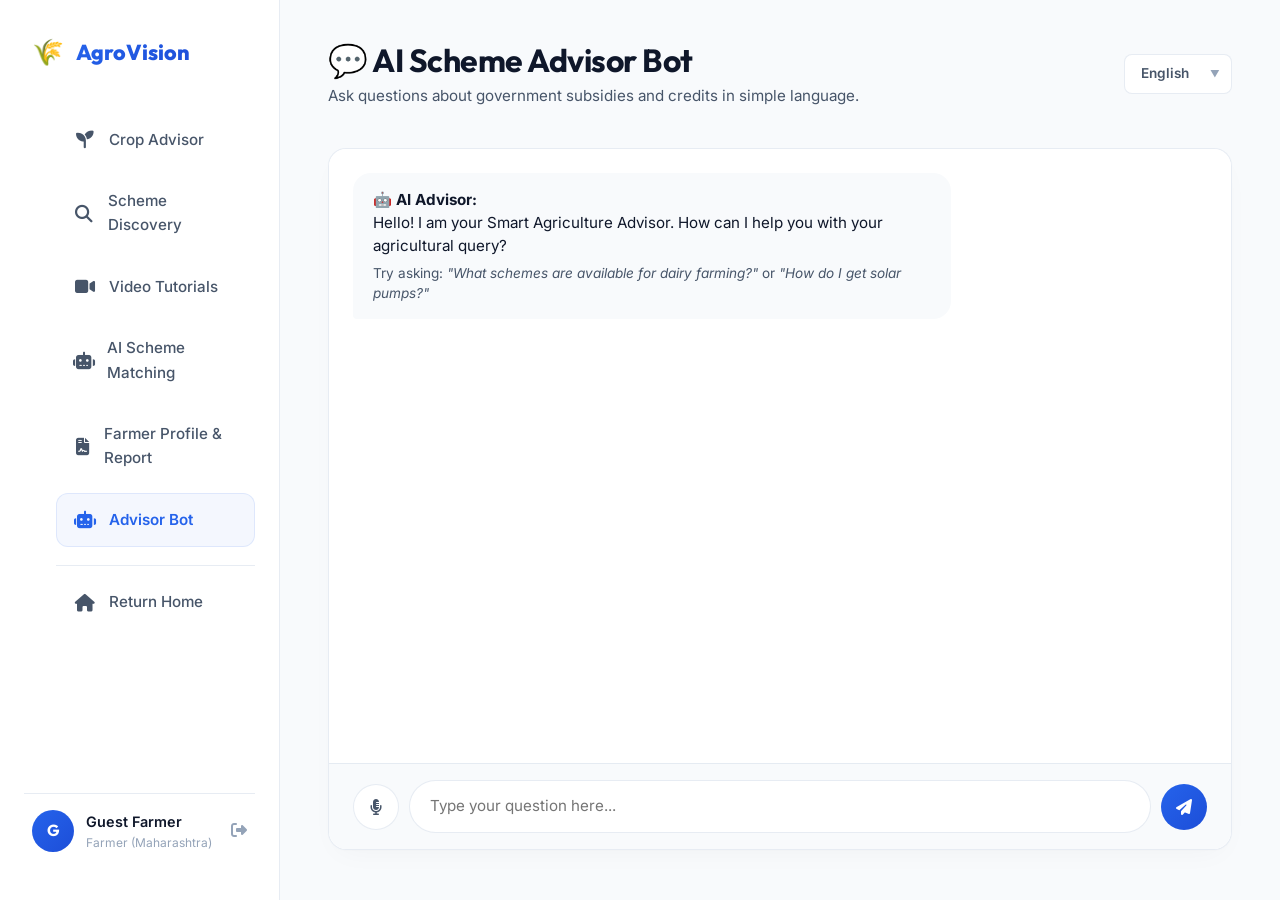
<file: frontend/chatbot.html>
<!DOCTYPE html>
<html lang="en">
<head>
    <meta charset="UTF-8">
    <meta name="viewport" content="width=device-width, initial-scale=1.0">
    <title>AgroVision - AI Advisor Bot</title>
    
    <!-- External CSS Libraries -->
    <link href="https://cdn.jsdelivr.net/npm/bootstrap@5.3.0/dist/css/bootstrap.min.css" rel="stylesheet">
    <link href="https://cdnjs.cloudflare.com/ajax/libs/font-awesome/6.4.0/css/all.min.css" rel="stylesheet">
    
    <!-- Custom CSS Stylesheets -->
    <link rel="stylesheet" href="css/style.css">
    <link rel="stylesheet" href="css/dashboard.css">
    <link rel="stylesheet" href="css/animation.css">
    <link rel="stylesheet" href="css/responsive.css">
</head>
<body>

    <!-- Mobile Hamburger Toggle -->
    <div id="mobile-hamburger-btn" class="mobile-menu-toggle">
        <i class="fas fa-bars"></i>
    </div>

    <div class="dashboard-container">
        <!-- Sidebar Navigation -->
        <aside class="sidebar">
            <div class="sidebar-logo">
                <span style="font-size:1.6rem;">🌾</span>
                <span class="sidebar-logo-text">AgroVision</span>
            </div>
            
            <ul class="sidebar-menu">
                <li class="sidebar-item">
                    <a href="dashboard.html" class="sidebar-link">
                        <i class="fas fa-seedling"></i> <span>Crop Advisor</span>
                    </a>
                </li>
                <li class="sidebar-item">
                    <a href="discovery.html" class="sidebar-link">
                        <i class="fas fa-search"></i> <span>Scheme Discovery</span>
                    </a>
                </li>
                <li class="sidebar-item">
                    <a href="videos.html" class="sidebar-link">
                        <i class="fas fa-video"></i> <span>Video Tutorials</span>
                    </a>
                </li>
                <li class="sidebar-item">
                    <a href="profile.html" class="sidebar-link">
                        <i class="fas fa-robot"></i> <span>AI Scheme Matching</span>
                    </a>
                </li>
                <li class="sidebar-item">
                    <a href="resume.html" class="sidebar-link">
                        <i class="fas fa-file-contract"></i> <span>Credentials Resume</span>
                    </a>
                </li>
                <li class="sidebar-item">
                    <a href="chatbot.html" class="sidebar-link active">
                        <i class="fas fa-robot"></i> <span>Advisor Bot</span>
                    </a>
                </li>
                <li class="sidebar-item" style="border-top:1px solid var(--border-color); padding-top: 10px; margin-top: 10px;">
                    <a href="index.html" class="sidebar-link">
                        <i class="fas fa-home"></i> <span>Return Home</span>
                    </a>
                </li>
            </ul>

            <div class="sidebar-user">
                <div class="user-avatar">F</div>
                <div class="user-info">
                    <span class="user-name">Farmer Name</span>
                    <span class="user-role">Farmer (State)</span>
                </div>
                <button id="sidebar-logout-btn" class="logout-btn" title="Logout">
                    <i class="fas fa-sign-out-alt"></i>
                </button>
            </div>
        </aside>

        <!-- Main Content Area -->
        <main class="main-dashboard">
            <header class="dashboard-header">
                <div class="header-title-section">
                    <h1 style="font-size:2rem; margin:0; letter-spacing:-0.5px;">💬 AI Scheme Advisor Bot</h1>
                    <span class="header-subtitle">Ask questions about government subsidies and credits in simple language.</span>
                </div>
                
                <!-- Global & Voice Assistant language narrator dropdown -->
                <div class="lang-select-wrapper">
                    <select id="global-lang-select" class="lang-select" aria-label="Language Select">
                        <option value="English">English</option>
                        <option value="हिंदी">हिंदी</option>
                        <option value="मराठी">मराठी</option>
                        <option value="తెలుగు">తెలుగు</option>
                        <option value="മലയാളം">മലയാളം</option>
                        <option value="ਪੰਜਾਬੀ">ਪੰਜਾਬੀ</option>
                        <option value="ગુજરાતી">ગુજરાતી</option>
                    </select>
                </div>
            </header>

            <!-- Chat Window panel container -->
            <section class="panel-card glass-panel" style="padding:0;">
                <div class="chat-window">
                    <!-- Message bubbles scrolling box -->
                    <div id="chat-messages-box" class="chat-messages">
                        <div class="chat-bubble chat-bubble-bot">
                            <strong>🤖 AI Advisor:</strong><br>
                            <span data-i18n="bot_welcome_msg">Hello! I am your Smart Agriculture Advisor. How can I help you today?</span>
                            <p style="margin: 5px 0 0 0; font-size:0.85rem; color:var(--text-secondary);">
                                Try asking: <em>"What schemes are available for dairy farming?"</em> or <em>"How do I get solar pumps?"</em>
                            </p>
                        </div>
                    </div>

                    <!-- Input panel bar -->
                    <div class="chat-input-bar">
                        <!-- Microphone button using Web Speech API -->
                        <button id="chat-mic-btn" class="chat-action-btn chat-mic-btn" title="Speak to input text">
                            <i class="fas fa-microphone-alt"></i>
                        </button>
                        <!-- Text Input -->
                        <input type="text" id="chat-text-input" class="chat-input-field" placeholder="Type your question here...">
                        <!-- Send Button -->
                        <button id="chat-send-btn" class="chat-action-btn chat-send-btn" title="Send Message">
                            <i class="fas fa-paper-plane"></i>
                        </button>
                    </div>
                </div>
            </section>
        </main>
    </div>

    <!-- Scripts -->
    <script src="js/api.js"></script>
    <script src="js/app.js"></script>
    <script src="js/dashboard.js"></script>
    <script src="js/animation.js"></script>
</body>
</html>
</file>
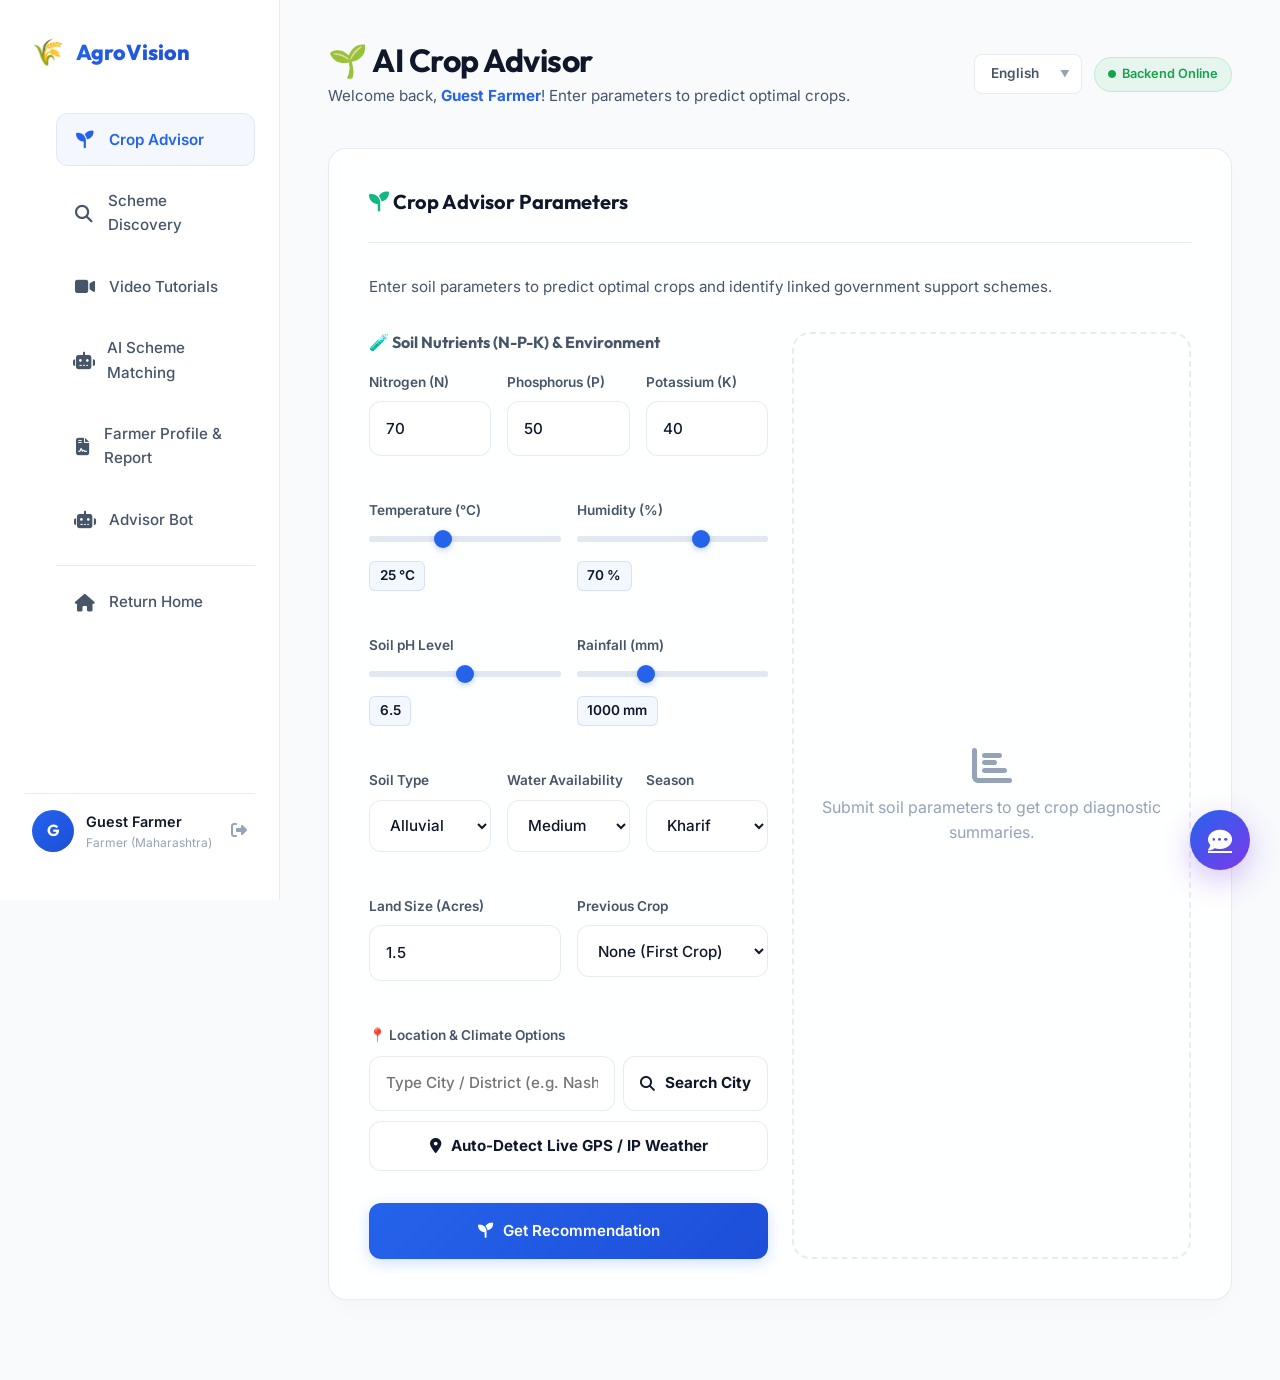
<file: frontend/dashboard.html>
<!DOCTYPE html>
<html lang="en">
<head>
    <meta charset="UTF-8">
    <meta name="viewport" content="width=device-width, initial-scale=1.0">
    <title>AgroVision - Crop Advisor</title>
    
    <!-- External CSS Libraries -->
    <link href="https://cdn.jsdelivr.net/npm/bootstrap@5.3.0/dist/css/bootstrap.min.css" rel="stylesheet">
    <link href="https://cdnjs.cloudflare.com/ajax/libs/font-awesome/6.4.0/css/all.min.css" rel="stylesheet">
    
    <!-- Custom CSS Stylesheets -->
    <link rel="stylesheet" href="css/style.css">
    <link rel="stylesheet" href="css/dashboard.css">
    <link rel="stylesheet" href="css/animation.css">
    <link rel="stylesheet" href="css/responsive.css">
</head>
<body>

    <!-- Mobile Hamburger Toggle button -->
    <div id="mobile-hamburger-btn" class="mobile-menu-toggle">
        <i class="fas fa-bars"></i>
    </div>

    <div class="dashboard-container">
        <!-- Sidebar Navigation -->
        <aside class="sidebar">
            <div class="sidebar-logo">
                <span style="font-size:1.6rem;">🌾</span>
                <span class="sidebar-logo-text">AgroVision</span>
            </div>
            
            <ul class="sidebar-menu">
                <li class="sidebar-item">
                    <a href="dashboard.html" class="sidebar-link active">
                        <i class="fas fa-seedling"></i> <span>Crop Advisor</span>
                    </a>
                </li>
                <li class="sidebar-item">
                    <a href="discovery.html" class="sidebar-link">
                        <i class="fas fa-search"></i> <span>Scheme Discovery</span>
                    </a>
                </li>
                <li class="sidebar-item">
                    <a href="videos.html" class="sidebar-link">
                        <i class="fas fa-video"></i> <span>Video Tutorials</span>
                    </a>
                </li>
                <li class="sidebar-item">
                    <a href="profile.html" class="sidebar-link">
                        <i class="fas fa-robot"></i> <span>AI Scheme Matching</span>
                    </a>
                </li>
                <li class="sidebar-item">
                    <a href="resume.html" class="sidebar-link">
                        <i class="fas fa-file-contract"></i> <span>Credentials Resume</span>
                    </a>
                </li>
                <li class="sidebar-item">
                    <a href="chatbot.html" class="sidebar-link">
                        <i class="fas fa-robot"></i> <span>Advisor Bot</span>
                    </a>
                </li>
                <li class="sidebar-item" style="border-top:1px solid var(--border-color); padding-top: 10px; margin-top: 10px;">
                    <a href="index.html" class="sidebar-link">
                        <i class="fas fa-home"></i> <span>Return Home</span>
                    </a>
                </li>
            </ul>

            <!-- Sidebar User profile section -->
            <div class="sidebar-user">
                <div class="user-avatar">F</div>
                <div class="user-info">
                    <span class="user-name">Farmer Name</span>
                    <span class="user-role">Farmer (State)</span>
                </div>
                <button id="sidebar-logout-btn" class="logout-btn" title="Logout">
                    <i class="fas fa-sign-out-alt"></i>
                </button>
            </div>
        </aside>

        <!-- Main Dashboard View Panel -->
        <main class="main-dashboard">
            <!-- Header section -->
            <header class="dashboard-header">
                <div class="header-title-section">
                    <h1 style="font-size:2rem; margin:0; letter-spacing:-0.5px;">🌱 AI Crop Advisor</h1>
                    <span class="header-subtitle">Welcome back, <strong id="welcome-farmer-name" style="color:#2563eb;">Farmer</strong>! Enter parameters to predict optimal crops.</span>
                </div>
                <div style="display:flex; align-items:center; gap:12px;">
                    <div class="lang-select-wrapper">
                        <select id="global-lang-select" class="lang-select" aria-label="Select Language">
                            <option value="English">English</option>
                            <option value="हिंदी">हिंदी</option>
                            <option value="मराठी">मराठी</option>
                            <option value="తెలుగు">తెలుగు</option>
                            <option value="മലയാളം">മലയാളം</option>
                            <option value="ਪੰਜਾਬੀ">ਪੰਜਾਬੀ</option>
                            <option value="ગુજરાતી">ગુજરાતી</option>
                        </select>
                    </div>
                    <div class="status-pill status-online">
                        <i class="fas fa-circle" style="font-size:0.5rem;"></i> Backend Online
                    </div>
                </div>
            </header>

            <!-- Grid: Crop Recommendation Advisor Form -->
            <section class="panel-card glass-panel" style="margin-bottom: 2.5rem; padding: 2.5rem;">
                <div class="panel-header" style="border-bottom: 1px solid var(--border-color); padding-bottom: 1.25rem; margin-bottom: 2rem;">
                    <h2 class="panel-title"><i class="fas fa-seedling" style="color:#10b981;"></i> Crop Advisor Parameters</h2>
                </div>
                <p style="color:var(--text-secondary); margin-bottom: 2rem; font-size:0.95rem;">Enter soil parameters to predict optimal crops and identify linked government support schemes.</p>
                
                <div class="row">
                    <!-- Inputs Form -->
                    <div class="col-lg-6">
                        <h4 style="font-size:1rem; margin-bottom:1.25rem; color:var(--text-secondary); font-weight:700;">🧪 Soil Nutrients (N-P-K) & Environment</h4>
                        
                        <div class="form-row-grid" style="grid-template-columns: repeat(3, 1fr); margin-bottom: 1.25rem;">
                            <div class="form-group-custom" style="display:flex; flex-direction:column; gap:0.5rem;">
                                <label for="soil-n" class="form-label-custom" style="font-size:0.85rem; font-weight:600; color:var(--text-secondary);">Nitrogen (N)</label>
                                <input type="number" id="soil-n" class="form-control-custom" placeholder="e.g. 70" value="70" required>
                            </div>
                            <div class="form-group-custom" style="display:flex; flex-direction:column; gap:0.5rem;">
                                <label for="soil-p" class="form-label-custom" style="font-size:0.85rem; font-weight:600; color:var(--text-secondary);">Phosphorus (P)</label>
                                <input type="number" id="soil-p" class="form-control-custom" placeholder="e.g. 50" value="50" required>
                            </div>
                            <div class="form-group-custom" style="display:flex; flex-direction:column; gap:0.5rem;">
                                <label for="soil-k" class="form-label-custom" style="font-size:0.85rem; font-weight:600; color:var(--text-secondary);">Potassium (K)</label>
                                <input type="number" id="soil-k" class="form-control-custom" placeholder="e.g. 40" value="40" required>
                            </div>
                        </div>

                        <div class="form-row-grid" style="margin-bottom: 1.25rem;">
                            <div class="form-group-custom" style="display:flex; flex-direction:column; gap:0.25rem;">
                                <label for="soil-temp" style="font-size:0.85rem; color:var(--text-secondary); font-weight:600;">Temperature (°C)</label>
                                <input type="range" id="soil-temp" min="10" max="50" value="25" step="0.5" class="w-100" oninput="this.nextElementSibling.value = this.value + ' °C'">
                                <output style="font-size:0.85rem; font-weight:600; color:var(--text-primary);">25 °C</output>
                            </div>
                            <div class="form-group-custom" style="display:flex; flex-direction:column; gap:0.25rem;">
                                <label for="soil-hum" style="font-size:0.85rem; color:var(--text-secondary); font-weight:600;">Humidity (%)</label>
                                <input type="range" id="soil-hum" min="10" max="100" value="70" step="1" class="w-100" oninput="this.nextElementSibling.value = this.value + ' %'">
                                <output style="font-size:0.85rem; font-weight:600; color:var(--text-primary);">70 %</output>
                            </div>
                        </div>

                        <div class="form-row-grid" style="margin-bottom: 1.25rem;">
                            <div class="form-group-custom" style="display:flex; flex-direction:column; gap:0.25rem;">
                                <label for="soil-ph" style="font-size:0.85rem; color:var(--text-secondary); font-weight:600;">Soil pH Level</label>
                                <input type="range" id="soil-ph" min="4" max="9" value="6.5" step="0.1" class="w-100" oninput="this.nextElementSibling.value = this.value">
                                <output style="font-size:0.85rem; font-weight:600; color:var(--text-primary);">6.5</output>
                            </div>
                            <div class="form-group-custom" style="display:flex; flex-direction:column; gap:0.25rem;">
                                <label for="soil-rain" style="font-size:0.85rem; color:var(--text-secondary); font-weight:600;">Rainfall (mm)</label>
                                <input type="range" id="soil-rain" min="200" max="2500" value="1000" step="50" class="w-100" oninput="this.nextElementSibling.value = this.value + ' mm'">
                                <output style="font-size:0.85rem; font-weight:600; color:var(--text-primary);">1000 mm</output>
                            </div>
                        </div>

                        <div class="form-row-grid" style="grid-template-columns: repeat(3, 1fr); margin-bottom: 1.25rem;">
                            <div class="form-group-custom" style="display:flex; flex-direction:column; gap:0.5rem;">
                                <label for="soil-type-select" class="form-label-custom" style="font-size:0.85rem; font-weight:600; color:var(--text-secondary);">Soil Type</label>
                                <select id="soil-type-select" class="form-control-custom" required aria-label="Select Soil Type">
                                    <option value="Alluvial" selected>Alluvial</option>
                                    <option value="Black">Black</option>
                                    <option value="Red">Red</option>
                                    <option value="Laterite">Laterite</option>
                                    <option value="Desert">Desert</option>
                                </select>
                            </div>
                            <div class="form-group-custom" style="display:flex; flex-direction:column; gap:0.5rem;">
                                <label for="soil-water-select" class="form-label-custom" style="font-size:0.85rem; font-weight:600; color:var(--text-secondary);">Water Access</label>
                                <select id="soil-water-select" class="form-control-custom" required aria-label="Select Water Availability">
                                    <option value="Low">Low</option>
                                    <option value="Medium" selected>Medium</option>
                                    <option value="High">High</option>
                                </select>
                            </div>
                            <div class="form-group-custom" style="display:flex; flex-direction:column; gap:0.5rem;">
                                <label for="soil-season-select" class="form-label-custom" style="font-size:0.85rem; font-weight:600; color:var(--text-secondary);">Season</label>
                                <select id="soil-season-select" class="form-control-custom" required aria-label="Select Current Season">
                                    <option value="Kharif" selected>Kharif</option>
                                    <option value="Rabi">Rabi</option>
                                    <option value="Summer">Summer</option>
                                </select>
                            </div>
                        </div>
                        <div class="form-row-grid" style="grid-template-columns: repeat(2, 1fr); margin-bottom: 1.25rem;">
                            <div class="form-group-custom" style="display:flex; flex-direction:column; gap:0.5rem;">
                                <label for="soil-land" class="form-label-custom" style="font-size:0.85rem; font-weight:600; color:var(--text-secondary);">Land Size (Acres)</label>
                                <input type="number" id="soil-land" class="form-control-custom" placeholder="e.g. 1.5" value="1.5" required step="0.1" min="0.1">
                            </div>
                            <div class="form-group-custom" style="display:flex; flex-direction:column; gap:0.5rem;">
                                <label for="soil-prev-crop" class="form-label-custom" style="font-size:0.85rem; font-weight:600; color:var(--text-secondary);">Previous Crop</label>
                                <select id="soil-prev-crop" class="form-control-custom" required aria-label="Select Previous Crop">
                                    <option value="None" selected>None (First Crop)</option>
                                    <option value="Paddy">Paddy</option>
                                    <option value="Wheat">Wheat</option>
                                    <option value="Cotton">Cotton</option>
                                    <option value="Sugarcane">Sugarcane</option>
                                    <option value="Vegetables">Vegetables</option>
                                </select>
                            </div>
                        </div>

                        <!-- Auto Detect Location and Weather Button -->
                        <div class="form-group-custom mb-3" style="display:flex; flex-direction:column; gap:0.6rem;">
                            <label class="form-label-custom" style="font-size:0.85rem; font-weight:600; color:var(--text-secondary);">📍 Location & Climate Options</label>
                            <div style="display:flex; gap:8px;">
                                <input type="text" id="manual-city-input" class="form-control-custom" placeholder="Type City / District (e.g. Nashik, Nagpur)" style="flex:1;">
                                <button type="button" id="search-city-btn" class="btn-premium btn-secondary-custom" style="padding: 0.75rem 1rem; white-space:nowrap; font-weight:700;">
                                    <i class="fas fa-search"></i> Search City
                                </button>
                            </div>
                            <button type="button" id="detect-weather-btn" class="btn-premium btn-secondary-custom w-100" style="padding: 0.75rem; font-size: 0.95rem; font-weight:700;">
                                <i class="fas fa-map-marker-alt"></i> Auto-Detect Live GPS / IP Weather
                            </button>
                            <div id="detected-status-badge" class="alert alert-success" style="display:none; font-size:0.85rem; border-radius:10px; padding: 0.6rem 1rem; margin:0;">
                                <i class="fas fa-check-circle"></i> Detected: <span id="detected-info"></span>
                            </div>
                            
                            <!-- 5-Day Weather Forecast Section -->
                            <div id="weather-5day-container" style="display:none; margin-top: 1rem; background: rgba(37,99,235,0.03); padding: 1.25rem; border-radius: 16px; border: 1px solid rgba(37,99,235,0.15);">
                                <h5 style="font-size: 0.95rem; font-weight: 700; color: var(--text-primary); margin-bottom: 0.85rem; display:flex; align-items:center; gap:8px;">
                                    <i class="fas fa-calendar-alt" style="color:#2563eb;"></i> 📅 Next 5 Days Weather Forecast
                                </h5>
                                <div id="weather-5day-grid" style="display: grid; grid-template-columns: repeat(auto-fit, minmax(100px, 1fr)); gap: 10px;">
                                    <!-- Filled dynamically by JavaScript -->
                                </div>
                            </div>
                        </div>

                        <button id="run-recommend-btn" class="btn-premium btn-primary-custom w-100 ripple-effect mt-3" style="padding:1rem;">
                            <i class="fas fa-seedling"></i> Get Recommendation
                        </button>
                    </div>

                    <!-- Result Panel -->
                    <div class="col-lg-6 mt-4 mt-lg-0">
                        <div id="recommendation-result-wrapper" style="display: none; height:100%;" class="fade-in-section is-visible">
                            <div style="display:flex; justify-content:space-between; align-items:center; margin-bottom: 1.5rem; flex-wrap:wrap; gap:10px;">
                                <h3 style="font-size: 1.25rem; font-weight: 800; margin: 0; color: var(--text-primary);">
                                    <i class="fas fa-magic" style="color: #10b981; margin-right: 8px;"></i> <span data-i18n="top_ai_recs">Top 3 AI Crop Recommendations</span>
                                </h3>
                                <button id="listen-crop-rec-btn" class="btn-premium btn-secondary-custom btn-sm" style="display:inline-flex; align-items:center; gap:6px; padding:0.4rem 0.85rem; font-size:0.85rem; border-radius:50px;" onclick="window.speakCropRecommendations()">
                                    <i class="fas fa-volume-up"></i> <span data-i18n="listen_recommendation">Listen Recommendations</span>
                                </button>
                            </div>
                            
                            <!-- Dynamic Cards Container -->
                            <div id="rec-cards-container" style="display: flex; flex-direction: column; gap: 1.5rem; margin-bottom: 1.5rem;">
                                <!-- Filled dynamically by Javascript -->
                            </div>

                            <div class="glass-panel" style="padding:1.5rem; border-radius:16px; border: 1px solid var(--border-color);">
                                <h5 style="font-size:0.9rem; font-weight:700; color:var(--text-secondary); text-transform:uppercase; margin-bottom:8px;">Linked Schemes</h5>
                                <ul id="rec-linked-schemes-list" style="list-style:none; padding-left:0; margin:0;">
                                    <!-- List filled by script -->
                                </ul>
                            </div>
                        </div>
                        <div id="recommendation-placeholder" style="display: flex; height: 100%; align-items: center; justify-content: center; border: 2px dashed var(--border-color); border-radius: var(--radius-lg); min-height: 200px; color: var(--text-muted); text-align: center;">
                            <div>
                                <i class="fas fa-chart-bar" style="font-size: 2.5rem; margin-bottom:10px;"></i>
                                <p style="margin:0;">Submit soil parameters to get crop diagnostic summaries.</p>
                            </div>
                        </div>
                    </div>
                </div>
            </section>
        </main>
    </div>

    <!-- Global Floating chatbot icon -->
    <a href="chatbot.html" class="floating-ai" title="AI Advisor Chat">
        <i class="fas fa-comment-dots"></i>
    </a>

    <!-- Custom scripts -->
    <script src="js/api.js"></script>
    <script src="js/app.js"></script>
    <script src="js/dashboard.js"></script>
    <script src="js/animation.js"></script>
    
    <!-- Self-Contained Crop Advisor Controller (Guarantees immediate execution and bypasses any caching issues) -->
    <script>
        (function() {
            console.log("Self-contained Crop Advisor Controller Initializing...");
            
            // 1. Session Manager Fallback
            const LocalSession = {
                getCurrentUser() {
                    try {
                        const user = localStorage.getItem('agro_user');
                        return user ? JSON.parse(user) : null;
                    } catch (e) {
                        return null;
                    }
                },
                setCurrentUser(user) {
                    try {
                        localStorage.setItem('agro_user', JSON.stringify(user));
                    } catch (e) {}
                },
                requireAuth() {
                    let user = this.getCurrentUser();
                    if (!user) {
                        user = {
                            id: 999,
                            name: "Guest Farmer",
                            phone_number: "9999999999",
                            state: "Maharashtra",
                            land_size_acres: 2.5,
                            crop_types: "Wheat, Paddy"
                        };
                        this.setCurrentUser(user);
                    }
                    return user;
                }
            };

            const currentUser = LocalSession.requireAuth();

            // Update UI Sidebar user if elements exist
            const welcomeName = document.getElementById('welcome-farmer-name');
            if (welcomeName && currentUser) welcomeName.textContent = currentUser.name;
            const avatar = document.querySelector('.user-avatar');
            if (avatar && currentUser.name) avatar.textContent = currentUser.name.charAt(0).toUpperCase();
            const nameEl = document.querySelector('.user-name');
            if (nameEl && currentUser.name) nameEl.textContent = currentUser.name;
            const roleEl = document.querySelector('.user-role');
            if (roleEl && currentUser) roleEl.textContent = `Farmer (${currentUser.state || 'India'})`;

            // 2. Api Base Url Fallback
            const API_BASE = (window.location.hostname === 'localhost' || window.location.hostname === '127.0.0.1')
                ? 'http://localhost:8000'
                : 'https://agrovision-ai-powered-farming-platform-4.onrender.com';

            // 3. Local Rule Engine (Top-3 Recommendations)
            function getLocalRecommendations(n, p, k, temp, hum, ph, rain, soilType, water, season, landSize, prevCrop) {
                const cropsDb = [
                    {
                        name: "Paddy", icon: "🌾",
                        suitable_soils: ["Alluvial", "Clay", "Loamy"], suitable_seasons: ["Kharif"],
                        temp_min: 20, temp_max: 35, hum_min: 70, hum_max: 95, ph_min: 5.5, ph_max: 7.0, rain_min: 1000, rain_max: 2500,
                        water_req: "High", fertilizer: "Urea (Nitrogen-rich), DAP, and MOP", expected_yield: "3.5 - 4.5 tons/hectare",
                        estimated_profit: "₹" + Math.round(42000 * parseFloat(landSize)).toLocaleString('en-IN') + " - ₹" + Math.round(50000 * parseFloat(landSize)).toLocaleString('en-IN') + " total",
                        reasoning: "Paddy (Rice) is highly suitable due to high water availability, hot and humid weather, and clay/loamy soil structures."
                    },
                    {
                        name: "Wheat", icon: "🌾",
                        suitable_soils: ["Clay", "Loamy", "Alluvial"], suitable_seasons: ["Rabi"],
                        temp_min: 10, temp_max: 25, hum_min: 40, hum_max: 70, ph_min: 6.0, ph_max: 7.5, rain_min: 400, rain_max: 1000,
                        water_req: "Medium", fertilizer: "Balanced NPK (4:2:1 ratio) + Superphosphate", expected_yield: "3.0 - 4.0 tons/hectare",
                        estimated_profit: "₹" + Math.round(28000 * parseFloat(landSize)).toLocaleString('en-IN') + " - ₹" + Math.round(38000 * parseFloat(landSize)).toLocaleString('en-IN') + " total",
                        reasoning: "Wheat thrives in cooler winter seasons with moderate watering regimes and balanced loam soil structures."
                    },
                    {
                        name: "Cotton", icon: "☁️",
                        suitable_soils: ["Black", "Alluvial", "Loamy"], suitable_seasons: ["Kharif"],
                        temp_min: 22, temp_max: 38, hum_min: 50, hum_max: 80, ph_min: 6.0, ph_max: 8.0, rain_min: 500, rain_max: 1200,
                        water_req: "Medium", fertilizer: "Nitrogen and Potash NPK 120:60:60", expected_yield: "1.5 - 2.5 tons/hectare",
                        estimated_profit: "₹" + Math.round(45000 * parseFloat(landSize)).toLocaleString('en-IN') + " - ₹" + Math.round(62000 * parseFloat(landSize)).toLocaleString('en-IN') + " total",
                        reasoning: "Cotton is highly recommended for black clayey soil which holds moisture well during the warm season."
                    },
                    {
                        name: "Sugarcane", icon: "🎋",
                        suitable_soils: ["Loamy", "Clay", "Alluvial"], suitable_seasons: ["Kharif"],
                        temp_min: 20, temp_max: 35, hum_min: 60, hum_max: 85, ph_min: 6.0, ph_max: 7.8, rain_min: 1100, rain_max: 2000,
                        water_req: "High", fertilizer: "High Nitrogen NPK 150:80:60", expected_yield: "70 - 90 tons/hectare",
                        estimated_profit: "₹" + Math.round(65000 * parseFloat(landSize)).toLocaleString('en-IN') + " - ₹" + Math.round(95000 * parseFloat(landSize)).toLocaleString('en-IN') + " total",
                        reasoning: "Deep alluvial soils combined with high rainfall or heavy irrigation support optimal sugarcane growth."
                    },
                    {
                        name: "Maize", icon: "🌽",
                        suitable_soils: ["Alluvial", "Red", "Loamy"], suitable_seasons: ["Kharif", "Rabi"],
                        temp_min: 18, temp_max: 32, hum_min: 50, hum_max: 80, ph_min: 5.5, ph_max: 7.5, rain_min: 500, rain_max: 1000,
                        water_req: "Medium", fertilizer: "Balanced NPK 120:60:40", expected_yield: "4.5 - 5.5 tons/hectare",
                        estimated_profit: "₹" + Math.round(22000 * parseFloat(landSize)).toLocaleString('en-IN') + " - ₹" + Math.round(36000 * parseFloat(landSize)).toLocaleString('en-IN') + " total",
                        reasoning: "Warm sunny days, loamy or red well-drained soils make Maize a highly efficient and safe choice."
                    },
                    {
                        name: "Groundnut", icon: "🥜",
                        suitable_soils: ["Sandy", "Loamy", "Red"], suitable_seasons: ["Kharif", "Summer"],
                        temp_min: 22, temp_max: 32, hum_min: 50, hum_max: 75, ph_min: 6.0, ph_max: 7.0, rain_min: 400, rain_max: 800,
                        water_req: "Low", fertilizer: "NPK 20:40:40 and Gypsum", expected_yield: "2.0 - 3.0 tons/hectare",
                        estimated_profit: "₹" + Math.round(32000 * parseFloat(landSize)).toLocaleString('en-IN') + " - ₹" + Math.round(47000 * parseFloat(landSize)).toLocaleString('en-IN') + " total",
                        reasoning: "Groundnut grows exceptionally well in sandy loam soils that let pegs penetrate the soil easily."
                    },
                    {
                        name: "Pulses", icon: "🌱",
                        suitable_soils: ["Loamy", "Sandy", "Red"], suitable_seasons: ["Rabi", "Kharif"],
                        temp_min: 15, temp_max: 30, hum_min: 45, hum_max: 70, ph_min: 6.0, ph_max: 7.5, rain_min: 300, rain_max: 600,
                        water_req: "Low", fertilizer: "NPK 20:50:20 (Phosphorus rich)", expected_yield: "1.0 - 1.8 tons/hectare",
                        estimated_profit: "₹" + Math.round(19000 * parseFloat(landSize)).toLocaleString('en-IN') + " - ₹" + Math.round(32000 * parseFloat(landSize)).toLocaleString('en-IN') + " total",
                        reasoning: "Pulses have nitrogen-fixing properties, making them highly resilient on marginal sandy loam terrains."
                    }
                ];

                const scoredCrops = [];
                const tempNum = parseFloat(temp);
                const humNum = parseFloat(hum);
                const phNum = parseFloat(ph);
                const rainNum = parseFloat(rain);

                cropsDb.forEach(crop => {
                    let score = 0;
                    if (crop.suitable_soils.includes(soilType)) score += 25;
                    else if (crop.suitable_soils.includes("Loamy") && soilType === "Alluvial") score += 15;
                    if (crop.suitable_seasons.includes(season)) score += 20;
                    if (tempNum >= crop.temp_min && tempNum <= crop.temp_max) score += 15;
                    else score += Math.max(0, 15 - Math.min(Math.abs(tempNum - crop.temp_min), Math.abs(tempNum - crop.temp_max)) * 2);
                    if (humNum >= crop.hum_min && humNum <= crop.hum_max) score += 15;
                    else score += Math.max(0, 15 - Math.min(Math.abs(humNum - crop.hum_min), Math.abs(humNum - crop.hum_max)) * 0.5);
                    if (rainNum >= crop.rain_min && rainNum <= crop.rain_max) score += 15;
                    else score += Math.max(0, 15 - Math.min(Math.abs(rainNum - crop.rain_min), Math.abs(rainNum - crop.rain_max)) * 0.02);
                    if (phNum >= crop.ph_min && phNum <= crop.ph_max) score += 10;
                    else score += Math.max(0, 10 - Math.min(Math.abs(phNum - crop.ph_min), Math.abs(phNum - crop.ph_max)) * 5);
                    
                    let confidence = score / 100.0;
                    if (prevCrop !== "None" && crop.name.toLowerCase() !== prevCrop.toLowerCase()) {
                        confidence = Math.min(0.98, confidence + 0.03);
                    }
                    confidence = Math.min(0.98, Math.max(0.45, confidence));

                    scoredCrops.push({
                        raw_crop_key: crop.name,
                        recommended_crop: crop.name,
                        icon: crop.icon,
                        confidence: parseFloat(confidence.toFixed(2)),
                        reasoning: crop.reasoning,
                        suitable_soil: crop.suitable_soils.join(", "),
                        suitable_season: crop.suitable_seasons.join(", "),
                        water_req: crop.water_req,
                        fertilizer: crop.fertilizer,
                        expected_yield: crop.expected_yield,
                        estimated_profit: crop.estimated_profit
                    });
                });

                scoredCrops.sort((a, b) => b.confidence - a.confidence);
                return scoredCrops.slice(0, 3);
            }

            // 4. Setup Weather Auto-Detect & City Search Handlers
            const detectBtn = document.getElementById('detect-weather-btn');
            const searchCityBtn = document.getElementById('search-city-btn');
            const cityInput = document.getElementById('manual-city-input');
            const statusBadge = document.getElementById('detected-status-badge');
            const statusInfo = document.getElementById('detected-info');
            let weatherInfo = {};

            // Search by Manual City / District Name
            async function searchWeatherByCity() {
                if (!cityInput || !cityInput.value.trim()) {
                    alert("Please enter a city or district name (e.g., Nashik, Nagpur, Satara).");
                    return;
                }
                const cityName = cityInput.value.trim();
                if (searchCityBtn) {
                    searchCityBtn.innerHTML = `<i class="fas fa-spinner fa-spin"></i> Searching...`;
                    searchCityBtn.disabled = true;
                }
                if (statusBadge) {
                    statusBadge.style.display = 'block';
                    statusBadge.className = 'alert alert-info';
                    statusInfo.textContent = `Fetching live weather for ${cityName}...`;
                }

                try {
                    const response = await fetch(`${API_BASE}/weather/fetch?city=${encodeURIComponent(cityName)}`);
                    if (!response.ok) {
                        const errData = await response.json();
                        throw new Error(errData.detail || "City not found");
                    }
                    const weather = await response.json();
                    applyWeatherData(weather, null, null, `${weather.current.city}, ${weather.current.country} (City Search)`);
                } catch (e) {
                    alert(`Could not fetch weather for "${cityName}". ${e.message}`);
                    if (statusBadge) statusBadge.style.display = 'none';
                } finally {
                    if (searchCityBtn) {
                        searchCityBtn.innerHTML = `<i class="fas fa-search"></i> Search City`;
                        searchCityBtn.disabled = false;
                    }
                }
            }

            if (searchCityBtn) {
                searchCityBtn.addEventListener('click', searchWeatherByCity);
            }
            if (cityInput) {
                cityInput.addEventListener('keypress', function(e) {
                    if (e.key === 'Enter') {
                        e.preventDefault();
                        searchWeatherByCity();
                    }
                });
            }

            // Auto Detect Weather (GPS -> IP Geolocation -> Pune Fallback)
            if (detectBtn) {
                detectBtn.addEventListener('click', function() {
                    console.log("Detect Weather clicked!");
                    detectBtn.innerHTML = `<i class="fas fa-spinner fa-spin"></i> Detecting weather...`;
                    detectBtn.disabled = true;
                    if (statusBadge) {
                        statusBadge.style.display = 'block';
                        statusBadge.className = 'alert alert-info';
                        statusInfo.textContent = 'Acquiring GPS coordinates...';
                    }

                    if (!navigator.geolocation) {
                        console.warn("No geolocation support. Trying IP Geolocation.");
                        tryIpGeolocation("GPS not supported");
                        return;
                    }

                    navigator.geolocation.getCurrentPosition(
                        async (position) => {
                            const lat = position.coords.latitude;
                            const lon = position.coords.longitude;
                            statusInfo.textContent = `GPS fixed. Fetching live weather...`;
                            
                            try {
                                const response = await fetch(`${API_BASE}/weather/fetch?lat=${lat}&lon=${lon}`);
                                if (!response.ok) throw new Error("HTTP " + response.status);
                                const weather = await response.json();
                                applyWeatherData(weather, lat, lon, `${weather.current.city}, ${weather.current.country} (GPS Fixed)`);
                            } catch (e) {
                                console.warn("GPS weather fetch failed. Trying IP Geolocation.", e);
                                await tryIpGeolocation("GPS API offline");
                            }
                        },
                        async (error) => {
                            console.warn("GPS denied/failed. Trying IP Geolocation.", error);
                            let reason = 'GPS denied';
                            if (error.code === error.POSITION_UNAVAILABLE) reason = 'Location unavailable';
                            if (error.code === error.TIMEOUT) reason = 'GPS request timed out';
                            await tryIpGeolocation(reason);
                        },
                        { timeout: 5000 }
                    );
                });
            }

            async function tryIpGeolocation(reason) {
                if (statusInfo) statusInfo.textContent = `Trying IP-based geolocation fallback (${reason})...`;
                try {
                    const ipRes = await fetch('https://ipapi.co/json/');
                    if (!ipRes.ok) throw new Error("IP geolocation service unavailable");
                    const ipData = await ipRes.json();
                    if (ipData.city) {
                        const response = await fetch(`${API_BASE}/weather/fetch?city=${encodeURIComponent(ipData.city)}`);
                        if (response.ok) {
                            const weather = await response.json();
                            applyWeatherData(weather, ipData.latitude, ipData.longitude, `${ipData.city}, ${ipData.region_code || ipData.country_name} (Auto IP Location)`);
                            return;
                        }
                    }
                    throw new Error("City not found from IP");
                } catch (e) {
                    console.warn("IP Geolocation failed. Falling back to default Pune location.", e);
                    await useFallbackWeather(reason);
                }
            }

            async function useFallbackWeather(reason) {
                const lat = 18.5204;
                const lon = 73.8567;
                statusInfo.textContent = `Fetching default climate data...`;
                try {
                    const response = await fetch(`${API_BASE}/weather/fetch?lat=${lat}&lon=${lon}`);
                    if (!response.ok) throw new Error("HTTP " + response.status);
                    const weather = await response.json();
                    applyWeatherData(weather, lat, lon, `Pune, MH (${reason})`);
                } catch (e) {
                    console.warn("All weather fetch failed. Using offline static values.");
                    const mockWeather = {
                        current: {
                            temp: 24.5, humidity: 80, rain: 0, description: "scattered clouds",
                            city: "Pune", country: "IN", wind_speed: 3.2, pressure: 1012
                        },
                        forecast: { expected_rain_24h: 0.0 }
                    };
                    applyWeatherData(mockWeather, lat, lon, `Pune, MH (offline fallback)`);
                }
            }

            function applyWeatherData(weather, lat, lon, label) {
                weatherInfo = {
                    location: { latitude: lat, longitude: lon },
                    current: weather.current,
                    forecast: weather.forecast
                };

                const tempVal = Math.round(weather.current.temp * 10) / 10;
                const humVal = Math.round(weather.current.humidity);
                const rainVal = Math.min(2500, Math.max(200, Math.round(weather.forecast.expected_rain_24h * 10) || Math.round(weather.current.rain * 10) || 1000));

                const tempSlider = document.getElementById('soil-temp');
                if (tempSlider) {
                    tempSlider.value = tempVal;
                    const out = tempSlider.nextElementSibling;
                    if (out) out.value = `${tempVal} °C`;
                }
                const humSlider = document.getElementById('soil-hum');
                if (humSlider) {
                    humSlider.value = humVal;
                    const out = humSlider.nextElementSibling;
                    if (out) out.value = `${humVal} %`;
                }
                const rainSlider = document.getElementById('soil-rain');
                if (rainSlider) {
                    rainSlider.value = rainVal;
                    const out = rainSlider.nextElementSibling;
                    if (out) out.value = `${rainVal} mm`;
                }

                if (statusBadge) statusBadge.className = 'alert alert-success';
                const rainText = weather.current.rain ? `${weather.current.rain} mm/h` : (weather.forecast.expected_rain_24h > 0 ? `${weather.forecast.expected_rain_24h.toFixed(1)} mm (expected)` : '0 mm');
                
                if (statusInfo) {
                    statusInfo.innerHTML = `
                        <strong><i class="fas fa-check-circle"></i> Weather Detected Successfully!</strong><br>
                        <span style="font-size:0.9rem; margin-top:5px; display:inline-block;">
                            📍 <strong>Location:</strong> ${label}<br>
                            🌡️ <strong>Temp:</strong> ${tempVal}°C | 💧 <strong>Humidity:</strong> ${humVal}% | ☁️ <strong>Condition:</strong> ${weather.current.description}<br>
                            💨 <strong>Wind:</strong> ${weather.current.wind_speed} m/s | 📈 <strong>Pressure:</strong> ${weather.current.pressure} hPa | 🌧️ <strong>Rainfall:</strong> ${rainText}
                        </span>
                    `;
                }
                detectBtn.innerHTML = `<i class="fas fa-map-marker-alt"></i> Auto-Detect Location & Weather`;
                detectBtn.disabled = false;

                // Speak weather info in Hindi / active language
                if (typeof window.speakText === 'function') {
                    const activeLang = localStorage.getItem('agro_language') || 'Hindi';
                    const locName = (weather.current && weather.current.city) ? weather.current.city : (label ? label.split(',')[0] : 'स्थान');
                    let weatherSpeech = '';
                    if (activeLang === 'मराठी') {
                        weatherSpeech = `${locName} चे हवामान नोंदवले गेले. तापमान ${tempVal} अंश सेल्सिअस, आर्द्रता ${humVal} टक्के, पाऊस ${rainVal} मिलिमीटर आहे.`;
                    } else if (activeLang === 'English') {
                        weatherSpeech = `Weather recorded for ${locName}. Temperature ${tempVal} degrees Celsius, humidity ${humVal} percent, rainfall ${rainVal} millimeters.`;
                    } else {
                        weatherSpeech = `${locName} का मौसम रिकॉर्ड किया गया। तापमान ${tempVal} डिग्री सेल्सियस, आर्द्रता ${humVal} प्रतिशत, वर्षा ${rainVal} मिलीमीटर है।`;
                    }
                    window.speakText(weatherSpeech, activeLang);
                }
            }

            // 5. Setup Get Recommendation Button click handler
            const recommendBtn = document.getElementById('run-recommend-btn');
            if (recommendBtn) {
                recommendBtn.addEventListener('click', async function() {
                    console.log("Get Recommendation clicked!");
                    const nEl = document.getElementById('soil-n');
                    const pEl = document.getElementById('soil-p');
                    const kEl = document.getElementById('soil-k');
                    const landEl = document.getElementById('soil-land');
                    
                    [nEl, pEl, kEl, landEl].forEach(el => { if (el) el.style.borderColor = ''; });
                    
                    let isValid = true;
                    if (!nEl || nEl.value.trim() === '' || isNaN(nEl.value) || parseFloat(nEl.value) < 0) { if (nEl) nEl.style.borderColor = '#ef4444'; isValid = false; }
                    if (!pEl || pEl.value.trim() === '' || isNaN(pEl.value) || parseFloat(pEl.value) < 0) { if (pEl) pEl.style.borderColor = '#ef4444'; isValid = false; }
                    if (!kEl || kEl.value.trim() === '' || isNaN(kEl.value) || parseFloat(kEl.value) < 0) { if (kEl) kEl.style.borderColor = '#ef4444'; isValid = false; }
                    if (!landEl || landEl.value.trim() === '' || isNaN(landEl.value) || parseFloat(landEl.value) <= 0) { if (landEl) landEl.style.borderColor = '#ef4444'; isValid = false; }
                    
                    if (!isValid) {
                        alert('Please fill out all soil nutrient parameters and land size with valid positive numbers.');
                        return;
                    }

                    recommendBtn.innerHTML = `<i class="fas fa-spinner fa-spin"></i> Generating AI Recommendation...`;
                    recommendBtn.disabled = true;

                    const n = nEl.value;
                    const p = pEl.value;
                    const k = kEl.value;
                    const temp = document.getElementById('soil-temp').value;
                    const hum = document.getElementById('soil-hum').value;
                    const ph = document.getElementById('soil-ph').value;
                    const rain = document.getElementById('soil-rain').value;
                    const soilType = document.getElementById('soil-type-select').value;
                    const water = document.getElementById('soil-water-select').value;
                    const season = document.getElementById('soil-season-select').value;
                    const landSize = landEl.value;
                    const prevCrop = document.getElementById('soil-prev-crop') ? document.getElementById('soil-prev-crop').value : 'None';

                    let recommendations = [];
                    let relevantSchemes = ["PM-KISAN", "Soil Health Card Scheme"];
                    const currentLang = localStorage.getItem('agro_language') || 'English';

                    try {
                        const response = await fetch(`${API_BASE}/predict/crop`, {
                            method: 'POST',
                            headers: { 'Content-Type': 'application/json' },
                            body: JSON.stringify({
                                nitrogen: parseInt(n), phosphorus: parseInt(p), potassium: parseInt(k),
                                temperature: parseFloat(temp), humidity: parseFloat(hum), ph: parseFloat(ph), rainfall: parseInt(rain),
                                soil_type: soilType, water_availability: water, season: season,
                                land_size: parseFloat(landSize), previous_crop: prevCrop, weather_info: weatherInfo,
                                language: currentLang
                            })
                        });
                        if (!response.ok) throw new Error("HTTP " + response.status);
                        const result = await response.json();
                        recommendations = result.recommendations;
                        relevantSchemes = result.relevant_schemes || relevantSchemes;
                    } catch (e) {
                        console.warn("Backend crop recommendation API failed. Using local rule scorer.", e);
                        recommendations = getLocalRecommendations(n, p, k, temp, hum, ph, rain, soilType, water, season, landSize, prevCrop);
                    }

                    // Render recommendations using global translator
                    window.renderCropCards(recommendations, relevantSchemes, true);

                    const resultsWrapper = document.getElementById('recommendation-result-wrapper');
                    if (resultsWrapper) {
                        resultsWrapper.scrollIntoView({ behavior: 'smooth' });
                    }

                    // Save session recommendations for PDF resume
                    if (recommendations.length > 0) {
                        currentUser.last_crop_rec = recommendations[0];
                        try {
                            localStorage.setItem('agro_user', JSON.stringify(currentUser));
                        } catch(se) {}
                    }

                    recommendBtn.innerHTML = `<i class="fas fa-seedling"></i> Get Recommendation`;
                    recommendBtn.disabled = false;
                });
            }

            window.lastCropRecommendations = null;
            window.lastRelevantSchemes = null;

            window.speakCropRecommendations = function() {
                if (!window.lastCropRecommendations || window.lastCropRecommendations.length === 0) return;
                const activeLang = localStorage.getItem('agro_language') || 'Hindi';
                const recs = window.lastCropRecommendations;
                
                const formattedRecs = recs.map(r => (typeof window.formatTranslatedCropRecord === 'function') ? window.formatTranslatedCropRecord(r, activeLang) : r);
                const cropNamesList = formattedRecs.map(r => r.recommended_crop).join(', ');
                
                let cropSpeech = '';
                if (activeLang === 'मराठी') {
                    cropSpeech = `तुमच्या शेती आणि हवामानानुसार सर्वोत्तम शिफारस केलेली पिके आहेत: ${cropNamesList}.`;
                } else if (activeLang === 'English') {
                    cropSpeech = `Based on your soil and climate, the top recommended crops are: ${cropNamesList}.`;
                } else {
                    cropSpeech = `आपकी मिट्टी और मौसम के लिए सर्वश्रेष्ठ अनुशंसित फसलें हैं: ${cropNamesList}।`;
                }
                if (typeof window.speakText === 'function') {
                    window.speakText(cropSpeech, activeLang);
                }
            };

            window.renderCropCards = function(recs, schemes, autoSpeak = false) {
                if (recs) window.lastCropRecommendations = recs;
                if (schemes) window.lastRelevantSchemes = schemes;

                const recommendations = window.lastCropRecommendations;
                const relevantSchemes = window.lastRelevantSchemes || ["PM-KISAN", "Soil Health Card Scheme"];

                if (!recommendations || recommendations.length === 0) return;

                if (autoSpeak) {
                    window.speakCropRecommendations();
                }

                const curLang = localStorage.getItem('agro_language') || 'English';
                const tDict = (typeof TRANSLATIONS !== 'undefined' && TRANSLATIONS[curLang]) ? TRANSLATIONS[curLang] : TRANSLATIONS['English'];
                const cardsContainer = document.getElementById('rec-cards-container');

                if (cardsContainer) {
                    cardsContainer.innerHTML = '';
                    recommendations.forEach((rawRec, idx) => {
                        const rec = (typeof window.formatTranslatedCropRecord === 'function') ? window.formatTranslatedCropRecord(rawRec, curLang) : rawRec;
                        const card = document.createElement('div');
                        card.className = 'glass-panel hover-glow';
                        card.style.borderRadius = '20px';
                        card.style.padding = '1.5rem';
                        card.style.border = '1px solid var(--border-color)';
                        card.style.borderLeft = idx === 0 ? '6px solid #10b981' : (idx === 1 ? '6px solid #2563eb' : '6px solid #f59e0b');
                        card.style.position = 'relative';
                        card.style.background = '#ffffff';

                        const scorePercentage = Math.round((rec.confidence || 0.95) * 100);
                        const recLabel = (curLang === 'मराठी' ? 'शिफारस' : (curLang === 'हिंदी' ? 'सिफारिश' : (curLang === 'తెలుగు' ? 'సిఫార్సు' : (curLang === 'മലയാളം' ? 'നിർദ്ദേശം' : (curLang === 'ਪੰਜਾਬੀ' ? 'ਸਿਫ਼ਾਰਸ਼' : (curLang === 'ગુજરાતી' ? 'ભલામણ' : 'Recommendation')))))) + ' #' + (idx + 1);
                        const matchLabel = (curLang === 'मराठी' ? 'जुळणी' : (curLang === 'हिंदी' ? 'मेल' : (curLang === 'తెలుగు' ? 'జత' : (curLang === 'മലയാളം' ? 'അനുയോജ്യം' : (curLang === 'ਪੰਜਾਬੀ' ? 'ਮੈਚ' : (curLang === 'ગુજરાતી' ? 'બંધબેસતું' : 'Match'))))));

                        card.innerHTML = `
                            <div style="display:flex; justify-content:space-between; align-items:center; margin-bottom: 1rem; flex-wrap:wrap; gap:10px;">
                                <div style="display:flex; align-items:center; gap:12px;">
                                    <span style="font-size:2.2rem; line-height:1;">${rec.icon || '🌾'}</span>
                                    <div>
                                        <h4 style="margin:0; font-size:1.35rem; font-weight:800; color:#0f172a !important;">${rec.recommended_crop}</h4>
                                        <span style="font-size:0.78rem; font-weight:600; color:#475569 !important; text-transform:uppercase; letter-spacing:0.5px;">${recLabel}</span>
                                    </div>
                                </div>
                                <span style="font-weight:800; font-size:0.85rem; color:${idx === 0 ? '#10b981' : (idx === 1 ? '#2563eb' : '#f59e0b')}; background:${idx === 0 ? 'rgba(16,185,129,0.08)' : (idx === 1 ? 'rgba(37,99,237,0.08)' : 'rgba(245,158,11,0.08)')}; padding:0.4rem 0.8rem; border-radius:50px; border:1px solid; border-color:inherit;">
                                    ${scorePercentage}% ${matchLabel}
                                </span>
                            </div>
                            <p style="font-size:0.92rem; color:#1e293b !important; background:rgba(0,0,0,0.02); padding:0.8rem 1rem; border-radius:10px; margin-bottom:1.25rem; line-height:1.5; border:1px solid rgba(0,0,0,0.04);">
                                <strong style="color:#0f172a !important;">${tDict.ai_insight || 'AI Insight'}:</strong> <em>${rec.reasoning}</em>
                            </p>
                            <div style="display:grid; grid-template-columns: repeat(auto-fit, minmax(180px, 1fr)); gap:1rem; font-size:0.88rem; color:#475569 !important;">
                                <div><i class="fas fa-layer-group" style="width:18px; color:#475569 !important;"></i> <strong style="color:#475569 !important;">${tDict.suitable_soil || 'Suitable Soil'}:</strong><br><span style="color:#0f172a !important; font-weight:500;">${rec.suitable_soil}</span></div>
                                <div><i class="fas fa-cloud-sun" style="width:18px; color:#475569 !important;"></i> <strong style="color:#475569 !important;">${tDict.suitable_season || 'Suitable Season'}:</strong><br><span style="color:#0f172a !important; font-weight:500;">${rec.suitable_season}</span></div>
                                <div><i class="fas fa-tint" style="width:18px; color:#475569 !important;"></i> <strong style="color:#475569 !important;">${tDict.water_req || 'Water Requirement'}:</strong><br><span style="color:#0f172a !important; font-weight:500;">${rec.water_req}</span></div>
                                <div><i class="fas fa-weight-hanging" style="width:18px; color:#475569 !important;"></i> <strong style="color:#475569 !important;">${tDict.expected_yield || 'Expected Yield'}:</strong><br><span style="color:#0f172a !important; font-weight:500;">${rec.expected_yield}</span></div>
                                <div><i class="fas fa-flask" style="width:18px; color:#475569 !important;"></i> <strong style="color:#475569 !important;">${tDict.fertilizer || 'Fertilizer Recommendation'}:</strong><br><span style="color:#0f172a !important; font-weight:500;">${rec.fertilizer}</span></div>
                                <div><i class="fas fa-coins" style="width:18px; color:#475569 !important;"></i> <strong style="color:#10b981 !important; font-weight:700;">${rec.estimated_profit}</strong></div>
                            </div>
                        `;
                        cardsContainer.appendChild(card);
                    });
                }

                const schemeListEl = document.getElementById('rec-linked-schemes-list');
                if (schemeListEl) {
                    schemeListEl.innerHTML = '';
                    relevantSchemes.forEach(scheme => {
                        const li = document.createElement('li');
                        li.style.marginBottom = '6px';
                        li.innerHTML = `<i class="fas fa-check-circle" style="color:#16a34a; margin-right:8px;"></i> <strong style="color:#0f172a !important;">${scheme}</strong>`;
                        schemeListEl.appendChild(li);
                    });
                }

                const placeholderEl = document.getElementById('recommendation-placeholder');
                if (placeholderEl) placeholderEl.style.display = 'none';

                const resultsWrapper = document.getElementById('recommendation-result-wrapper');
                if (resultsWrapper) {
                    resultsWrapper.style.display = 'block';
                }
            };
        })();
    </script>
</body>
</html>
</file>
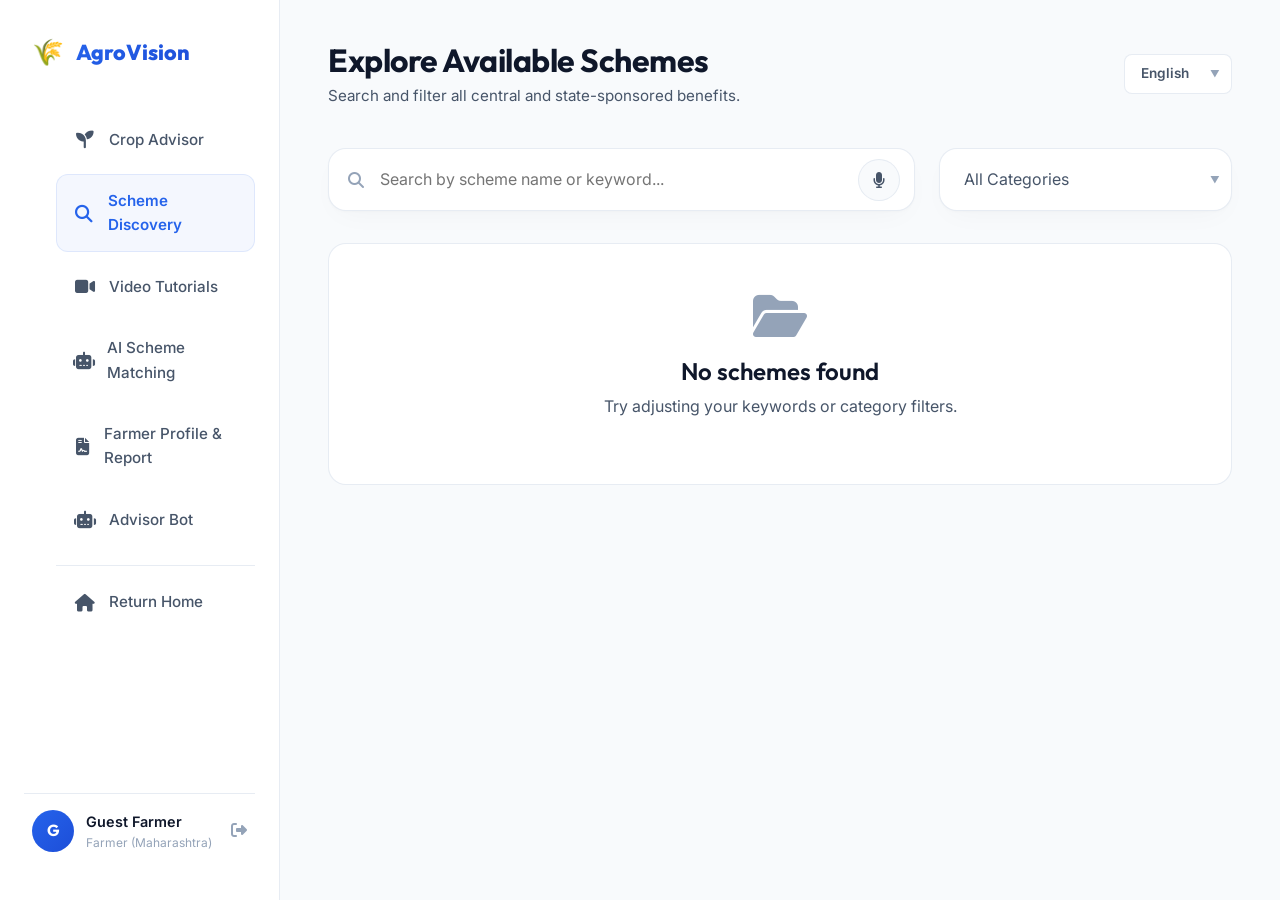
<file: frontend/discovery.html>
<!DOCTYPE html>
<html lang="en">
<head>
    <meta charset="UTF-8">
    <meta name="viewport" content="width=device-width, initial-scale=1.0">
    <title>AgroVision - Scheme Discovery</title>
    
    <!-- External CSS Libraries -->
    <link href="https://cdn.jsdelivr.net/npm/bootstrap@5.3.0/dist/css/bootstrap.min.css" rel="stylesheet">
    <link href="https://cdnjs.cloudflare.com/ajax/libs/font-awesome/6.4.0/css/all.min.css" rel="stylesheet">
    
    <!-- Custom CSS Stylesheets -->
    <link rel="stylesheet" href="css/style.css">
    <link rel="stylesheet" href="css/dashboard.css">
    <link rel="stylesheet" href="css/animation.css">
    <link rel="stylesheet" href="css/responsive.css">
</head>
<body>

    <!-- Mobile Hamburger Toggle -->
    <div id="mobile-hamburger-btn" class="mobile-menu-toggle">
        <i class="fas fa-bars"></i>
    </div>

    <div class="dashboard-container">
        <!-- Sidebar Navigation -->
        <aside class="sidebar">
            <div class="sidebar-logo">
                <span style="font-size:1.6rem;">🌾</span>
                <span class="sidebar-logo-text">AgroVision</span>
            </div>
            
            <ul class="sidebar-menu">
                <li class="sidebar-item">
                    <a href="dashboard.html" class="sidebar-link">
                        <i class="fas fa-seedling"></i> <span>Crop Advisor</span>
                    </a>
                </li>
                <li class="sidebar-item">
                    <a href="discovery.html" class="sidebar-link active">
                        <i class="fas fa-search"></i> <span>Scheme Discovery</span>
                    </a>
                </li>
                <li class="sidebar-item">
                    <a href="videos.html" class="sidebar-link">
                        <i class="fas fa-video"></i> <span>Video Tutorials</span>
                    </a>
                </li>
                <li class="sidebar-item">
                    <a href="profile.html" class="sidebar-link">
                        <i class="fas fa-robot"></i> <span>AI Scheme Matching</span>
                    </a>
                </li>
                <li class="sidebar-item">
                    <a href="resume.html" class="sidebar-link">
                        <i class="fas fa-file-contract"></i> <span>Credentials Resume</span>
                    </a>
                </li>
                <li class="sidebar-item">
                    <a href="chatbot.html" class="sidebar-link">
                        <i class="fas fa-robot"></i> <span>Advisor Bot</span>
                    </a>
                </li>
                <li class="sidebar-item" style="border-top:1px solid var(--border-color); padding-top: 10px; margin-top: 10px;">
                    <a href="index.html" class="sidebar-link">
                        <i class="fas fa-home"></i> <span>Return Home</span>
                    </a>
                </li>
            </ul>

            <div class="sidebar-user">
                <div class="user-avatar">F</div>
                <div class="user-info">
                    <span class="user-name">Farmer Name</span>
                    <span class="user-role">Farmer (State)</span>
                </div>
                <button id="sidebar-logout-btn" class="logout-btn" title="Logout">
                    <i class="fas fa-sign-out-alt"></i>
                </button>
            </div>
        </aside>

        <!-- Main Content Area -->
        <main class="main-dashboard">
            <header class="dashboard-header">
                <div class="header-title-section">
                    <h1 id="discovery-header-title" style="font-size:2rem; margin:0; letter-spacing:-0.5px;">🌾 Explore Available Schemes</h1>
                    <span class="header-subtitle">Search and filter all central and state-sponsored benefits.</span>
                </div>
                
                <div class="lang-select-wrapper">
                    <select id="global-lang-select" class="lang-select" aria-label="Select Language">
                        <option value="English">English</option>
                        <option value="हिंदी">हिंदी</option>
                        <option value="मराठी">मराठी</option>
                        <option value="తెలుగు">తెలుగు</option>
                        <option value="മലയാളം">മലയാളം</option>
                        <option value="ਪੰਜਾਬੀ">ਪੰਜਾਬੀ</option>
                        <option value="ગુજરાતી">ગુજરાતી</option>
                    </select>
                </div>
            </header>

            <!-- Search bar & Categories filter grid -->
            <section class="search-filter-container" style="max-width:100%; margin-bottom:2rem;">
                <div class="search-input-wrapper">
                    <i class="fas fa-search search-icon"></i>
                    <input type="text" id="scheme-search-input" class="search-field" placeholder="Search by scheme name or keyword...">
                    <button id="search-mic-btn" class="mic-btn" title="Voice Search"><i class="fas fa-microphone"></i></button>
                </div>
                <div class="lang-select-wrapper">
                    <select id="category-filter-select" class="filter-select" aria-label="Category Filter">
                        <option value="All">All Categories</option>
                        <option value="Income">Income Support</option>
                        <option value="Insurance">Insurance</option>
                        <option value="Credit">Credit/Loans</option>
                        <option value="Energy">Energy/Solar Pumps</option>
                        <option value="Soil">Soil Health</option>
                    </select>
                </div>
            </section>

            <!-- Loader placeholder -->
            <div id="schemes-loader-placeholder"></div>

            <!-- Render List Target -->
            <div id="schemes-list-container" class="schemes-list"></div>
        </main>
    </div>

    <!-- Scripts -->
    <script src="js/api.js"></script>
    <script src="js/dashboard.js"></script>
    <script src="js/app.js"></script>
    <script src="js/animation.js"></script>
</body>
</html>
</file>
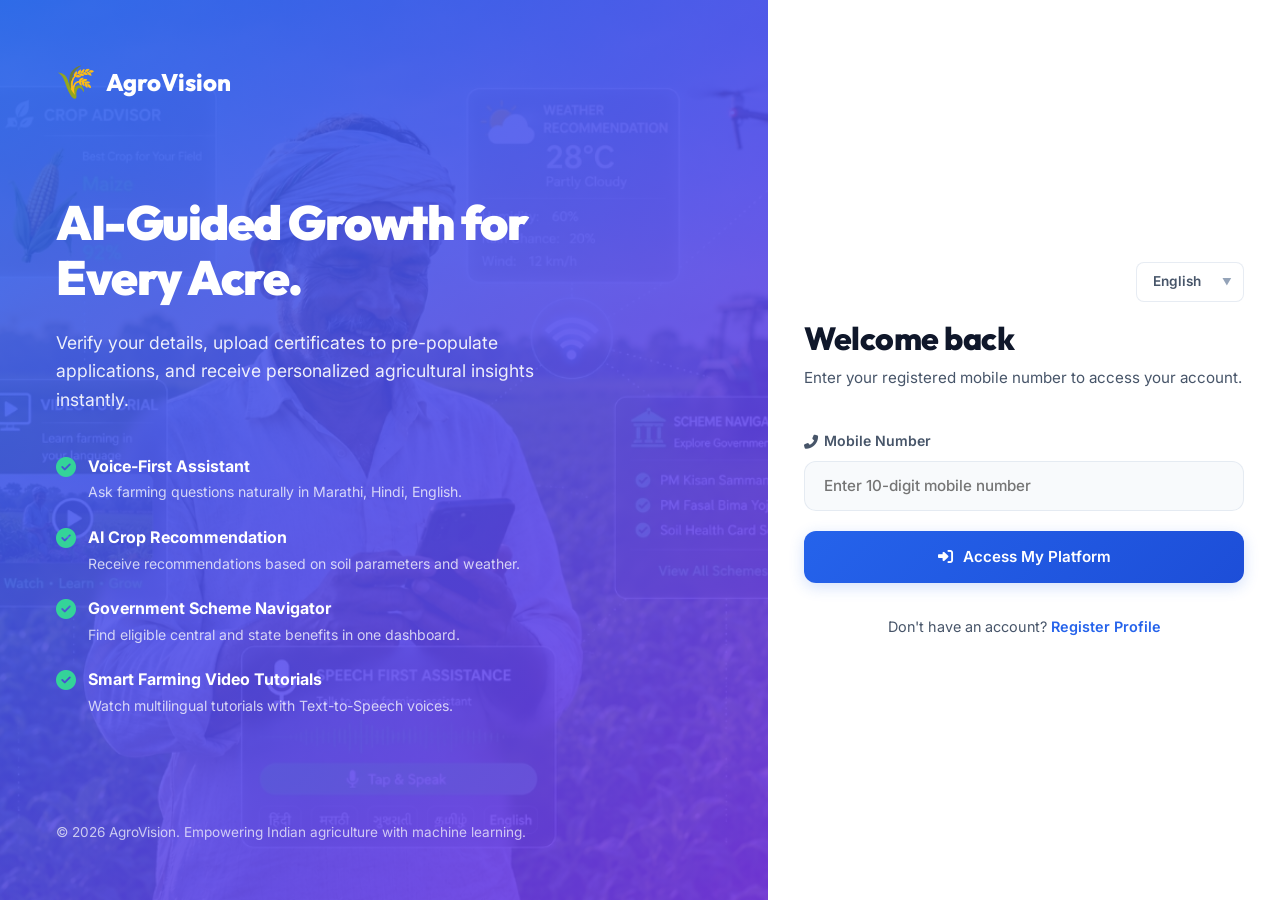
<file: frontend/login.html>
<!DOCTYPE html>
<html lang="en">
<head>
    <meta charset="UTF-8">
    <meta name="viewport" content="width=device-width, initial-scale=1.0">
    <title>AgroVision - Profile Access</title>
    
    <!-- External CSS -->
    <link href="https://cdn.jsdelivr.net/npm/bootstrap@5.3.0/dist/css/bootstrap.min.css" rel="stylesheet">
    <link href="https://cdnjs.cloudflare.com/ajax/libs/font-awesome/6.4.0/css/all.min.css" rel="stylesheet">
    
    <!-- Custom CSS -->
    <link rel="stylesheet" href="css/style.css">
    <link rel="stylesheet" href="css/animation.css">
    <link rel="stylesheet" href="css/responsive.css">
    
    <style>
        .auth-layout {
            display: grid;
            grid-template-columns: 1.2fr 0.8fr;
            min-height: 100vh;
            background-color: var(--bg-secondary);
        }

        /* Left Split Panel */
        .auth-left-panel {
            position: relative;
            background: linear-gradient(135deg, rgba(37, 99, 235, 0.88), rgba(124, 58, 237, 0.88)), url('attractive_farmer.png') center/cover no-repeat;
            display: flex;
            flex-direction: column;
            justify-content: space-between;
            padding: 3.5rem;
            color: #ffffff;
            overflow: hidden;
        }

        .left-logo {
            display: flex;
            align-items: center;
            gap: 10px;
            text-decoration: none;
            color: #ffffff;
            z-index: 10;
        }

        .left-logo span {
            font-size: 2rem;
        }

        .left-logo h2 {
            margin: 0;
            color: #ffffff;
            font-size: 1.5rem;
            font-weight: 800;
        }

        .left-content {
            z-index: 10;
            max-width: 550px;
        }

        .left-content h1 {
            font-size: 3rem;
            font-weight: 900;
            letter-spacing: -1.5px;
            color: #ffffff;
            line-height: 1.15;
            margin-bottom: 1.5rem;
        }

        .left-content p {
            font-size: 1.1rem;
            opacity: 0.9;
            line-height: 1.6;
        }

        .left-footer {
            z-index: 10;
            font-size: 0.85rem;
            opacity: 0.7;
        }

        /* Right Form Panel */
        .auth-right-panel {
            display: flex;
            align-items: center;
            justify-content: center;
            padding: 3rem 2rem;
            background-color: #ffffff;
            overflow-y: auto;
        }

        .auth-card-custom {
            width: 100%;
            max-width: 440px;
        }

        .toggle-auth-link {
            color: #2563eb;
            text-decoration: none;
            font-weight: 600;
            cursor: pointer;
        }

        .toggle-auth-link:hover {
            text-decoration: underline;
        }

        /* Responsive */
        @media (max-width: 991px) {
            .auth-layout {
                grid-template-columns: 1fr;
            }
            .auth-left-panel {
                display: none;
            }
            .auth-right-panel {
                background: radial-gradient(circle at top right, rgba(124, 58, 237, 0.04), transparent 60%),
                            radial-gradient(circle at bottom left, rgba(37, 99, 235, 0.04), transparent 60%),
                            #ffffff;
            }
        }
    </style>
</head>
<body>

    <div class="auth-layout">
        <!-- Left Panel: Large graphic modern farmer & overlays -->
        <div class="auth-left-panel">
            <a href="index.html" class="left-logo">
                <span>🌾</span>
                <h2>AgroVision</h2>
            </a>

            <!-- Text contents & sliding titles -->
            <div class="left-content">
                <h1 data-i18n="login_left_title">AI-Guided Growth <br>for Every Acre.</h1>
                <p data-i18n="login_left_desc">Verify your details, upload certificates to pre-populate applications, and receive personalized agricultural insights instantly.</p>
                
                <!-- Simplified features list (no cards) -->
                <ul class="login-features-list" style="margin-top: 2.5rem; list-style: none; padding: 0; display: flex; flex-direction: column; gap: 1.25rem;">
                    <li style="display: flex; align-items: flex-start; gap: 12px;">
                        <i class="fas fa-check-circle" style="color: #34d399; font-size: 1.25rem; margin-top: 3px;"></i>
                        <div>
                            <strong style="display: block; font-size: 1rem; color: #ffffff;" data-i18n="feature1_title">Voice-First Assistant</strong>
                            <span style="font-size: 0.88rem; color: rgba(255,255,255,0.75);" data-i18n="login_feat1_sub">Ask farming questions naturally in Marathi, Hindi, English.</span>
                        </div>
                    </li>
                    <li style="display: flex; align-items: flex-start; gap: 12px;">
                        <i class="fas fa-check-circle" style="color: #34d399; font-size: 1.25rem; margin-top: 3px;"></i>
                        <div>
                            <strong style="display: block; font-size: 1rem; color: #ffffff;" data-i18n="feature2_title">AI Crop Recommendation</strong>
                            <span style="font-size: 0.88rem; color: rgba(255,255,255,0.75);" data-i18n="login_feat2_sub">Receive recommendations based on soil parameters and weather.</span>
                        </div>
                    </li>
                    <li style="display: flex; align-items: flex-start; gap: 12px;">
                        <i class="fas fa-check-circle" style="color: #34d399; font-size: 1.25rem; margin-top: 3px;"></i>
                        <div>
                            <strong style="display: block; font-size: 1rem; color: #ffffff;" data-i18n="feature3_title">Government Scheme Navigator</strong>
                            <span style="font-size: 0.88rem; color: rgba(255,255,255,0.75);" data-i18n="login_feat3_sub">Find eligible central and state benefits in one dashboard.</span>
                        </div>
                    </li>
                    <li style="display: flex; align-items: flex-start; gap: 12px;">
                        <i class="fas fa-check-circle" style="color: #34d399; font-size: 1.25rem; margin-top: 3px;"></i>
                        <div>
                            <strong style="display: block; font-size: 1rem; color: #ffffff;" data-i18n="feature4_title">Smart Farming Video Tutorials</strong>
                            <span style="font-size: 0.88rem; color: rgba(255,255,255,0.75);" data-i18n="login_feat4_sub">Watch multilingual tutorials with Text-to-Speech voices.</span>
                        </div>
                    </li>
                </ul>
            </div>

            <div class="left-footer" data-i18n="login_left_footer">
                &copy; 2026 AgroVision. Empowering Indian agriculture with machine learning.
            </div>
        </div>

        <!-- Right Panel: Spacious sign-in and signup forms -->
        <div class="auth-right-panel">
            <div class="auth-card-custom">
                <div style="display:flex; justify-content:flex-end; margin-bottom:1rem;">
                    <div class="lang-select-wrapper">
                        <select id="global-lang-select" class="lang-select" aria-label="Select Language">
                            <option value="English">English</option>
                            <option value="हिंदी">हिंदी</option>
                            <option value="मराठी">मराठी</option>
                            <option value="తెలుగు">తెలుగు</option>
                            <option value="മലയാളം">മലയാളം</option>
                            <option value="ਪੰਜਾਬੀ">ਪੰਜਾਬੀ</option>
                            <option value="ગુજરાતી">ગુજરાતી</option>
                        </select>
                    </div>
                </div>
                <!-- 1. SIGN IN FORM -->
                <div id="login-card" class="fade-in-section is-visible">
                    <div style="margin-bottom: 2.5rem;">
                        <h2 style="font-weight: 800; font-size: 2rem; letter-spacing: -0.5px;" data-i18n="login_welcome">Welcome back</h2>
                        <p style="color: var(--text-secondary); margin-top:5px; font-size:0.95rem;" data-i18n="login_sub">Enter your registered mobile number to access your account.</p>
                    </div>

                    <div id="login-error-alert" class="alert alert-danger" style="display:none; font-size:0.88rem; border-radius:10px;"></div>
                    <form id="login-form">
                        <div class="form-group-custom" style="display:flex; flex-direction:column; gap:0.5rem; margin-bottom:1.25rem;">
                            <label for="login-phone" class="form-label-custom" style="font-size:0.88rem; font-weight:600; color:var(--text-secondary); display:flex; align-items:center; gap:6px;"><i class="fas fa-phone-alt"></i> <span data-i18n="mobile_number">Mobile Number</span></label>
                            <input type="tel" id="login-phone" class="form-control-custom" placeholder="Enter 10-digit mobile number" required pattern="[0-9]{10}">
                        </div>
                        <button type="submit" id="login-submit-btn" class="btn-premium btn-primary-custom w-100 ripple-effect" style="padding: 0.85rem;" data-i18n="access_platform">
                            <i class="fas fa-sign-in-alt"></i> Access My Platform
                        </button>
                    </form>

                    <div style="text-align: center; margin-top: 2rem; font-size: 0.9rem; color: var(--text-secondary);">
                        <span data-i18n="toggle_no_account">Don't have an account?</span> <span class="toggle-auth-link" onclick="toggleAuthForms('register')" data-i18n="toggle_reg_link">Register Profile</span>
                    </div>
                </div>

                <!-- 2. REGISTRATION FORM -->
                <div id="register-card" class="fade-in-section is-visible" style="display: none;">
                    <div style="margin-bottom: 2rem;">
                        <h2 style="font-weight: 800; font-size: 2rem; letter-spacing: -0.5px;" data-i18n="create_profile">Create farm profile</h2>
                        <p style="color: var(--text-secondary); margin-top:5px; font-size:0.95rem;" data-i18n="reg_sub">Check eligible government matching schemes in seconds.</p>
                    </div>

                    <div id="register-error-alert" class="alert alert-danger" style="display:none; font-size:0.88rem; border-radius:10px;"></div>

                    <form id="register-form">
                        <div class="form-group-custom" style="display:flex; flex-direction:column; gap:0.5rem; margin-bottom:1.25rem;">
                            <label for="reg-name" class="form-label-custom" style="font-size:0.88rem; font-weight:600; color:var(--text-secondary); display:flex; align-items:center; gap:6px;"><i class="fas fa-user"></i> <span data-i18n="full_name">Full Name</span></label>
                            <input type="text" id="reg-name" class="form-control-custom" placeholder="Enter your full name" required>
                        </div>
                        
                        <div class="form-group-custom" style="display:flex; flex-direction:column; gap:0.5rem; margin-bottom:1.25rem;">
                            <label for="reg-phone" class="form-label-custom" style="font-size:0.88rem; font-weight:600; color:var(--text-secondary); display:flex; align-items:center; gap:6px;"><i class="fas fa-phone-alt"></i> <span data-i18n="mobile_number">Mobile Number</span></label>
                            <input type="tel" id="reg-phone" class="form-control-custom" placeholder="Enter 10-digit mobile number" required pattern="[0-9]{10}">
                        </div>

                        <div class="form-row-grid" style="margin-bottom: 1.25rem;">
                            <div class="form-group-custom" style="display:flex; flex-direction:column; gap:0.5rem;">
                                <label for="reg-state" class="form-label-custom" style="font-size:0.88rem; font-weight:600; color:var(--text-secondary);" data-i18n="state_location">State Location</label>
                                <select id="reg-state" class="form-control-custom" required aria-label="Select State">
                                    <option value="" disabled selected>Select State</option>
                                    <option value="Maharashtra">Maharashtra</option>
                                    <option value="Telangana">Telangana</option>
                                    <option value="Odisha">Odisha</option>
                                    <option value="Karnataka">Karnataka</option>
                                    <option value="Tamil Nadu">Tamil Nadu</option>
                                    <option value="Punjab">Punjab</option>
                                    <option value="Chhattisgarh">Chhattisgarh</option>
                                    <option value="Other">Other</option>
                                </select>
                            </div>
                            <div class="form-group-custom" style="display:flex; flex-direction:column; gap:0.5rem;">
                                <label for="reg-land" class="form-label-custom" style="font-size:0.88rem; font-weight:600; color:var(--text-secondary);" data-i18n="land_acres">Land Size (Acres)</label>
                                <input type="number" id="reg-land" class="form-control-custom" placeholder="e.g. 1.5" required step="0.1" min="0.1" max="100" value="1.5">
                            </div>
                        </div>

                        <button type="submit" id="register-submit-btn" class="btn-premium btn-primary-custom w-100 ripple-effect" style="padding: 0.85rem;" data-i18n="create_farm_btn">
                            <i class="fas fa-user-plus"></i> Create Farm Profile
                        </button>
                    </form>

                    <div style="text-align: center; margin-top: 2rem; font-size: 0.9rem; color: var(--text-secondary);">
                        <span data-i18n="toggle_has_account">Already registered?</span> <span class="toggle-auth-link" onclick="toggleAuthForms('login')" data-i18n="toggle_login_link">Access Profile</span>
                    </div>
                </div>
            </div>
        </div>
    </div>

    <!-- Scripts -->
    <script src="js/api.js"></script>
    <script src="js/app.js"></script>
    <script src="js/animation.js"></script>
    
    <script>
        // Check url params for signup toggle
        window.addEventListener('DOMContentLoaded', () => {
            const params = new URLSearchParams(window.location.search);
            if (params.get('signup') === 'true') {
                toggleAuthForms('register');
            }
        });

        function toggleAuthForms(view) {
            const loginCard = document.getElementById('login-card');
            const registerCard = document.getElementById('register-card');
            
            document.getElementById('login-error-alert').style.display = 'none';
            document.getElementById('register-error-alert').style.display = 'none';

            if (view === 'register') {
                loginCard.style.display = 'none';
                registerCard.style.display = 'block';
            } else {
                loginCard.style.display = 'block';
                registerCard.style.display = 'none';
            }
        }

        // Login Handler
        document.getElementById('login-form').addEventListener('submit', async (e) => {
            e.preventDefault();
            const phone = document.getElementById('login-phone').value;
            const btn = document.getElementById('login-submit-btn');
            const alertBox = document.getElementById('login-error-alert');

            alertBox.style.display = 'none';
            btn.innerHTML = `<i class="fas fa-spinner fa-spin"></i> Accessing...`;
            btn.disabled = true;

            try {
                const user = await ApiService.getUserByPhone(phone);
                if (user) {
                    SessionManager.setCurrentUser(user);
                    window.location.href = 'dashboard.html';
                } else {
                    alertBox.textContent = "This mobile number is not registered. Please register first to access the platform.";
                    alertBox.style.display = 'block';
                }
            } catch (err) {
                alertBox.textContent = "Connection Error: Backend server is offline.";
                alertBox.style.display = 'block';
            } finally {
                btn.innerHTML = `<i class="fas fa-sign-in-alt"></i> Access My Platform`;
                btn.disabled = false;
            }
        });

        // Register Handler
        document.getElementById('register-form').addEventListener('submit', async (e) => {
            e.preventDefault();
            const btn = document.getElementById('register-submit-btn');
            const alertBox = document.getElementById('register-error-alert');
            
            alertBox.style.display = 'none';
            btn.innerHTML = `<i class="fas fa-spinner fa-spin"></i> Registering...`;
            btn.disabled = true;

            const profile = {
                name: document.getElementById('reg-name').value,
                phone_number: document.getElementById('reg-phone').value,
                state: document.getElementById('reg-state').value,
                land_size_acres: parseFloat(document.getElementById('reg-land').value),
                crop_types: "Wheat, Paddy" // default crops value
            };

            try {
                const user = await ApiService.registerUser(profile);
                SessionManager.setCurrentUser(user);
                window.location.href = 'dashboard.html';
            } catch (err) {
                alertBox.textContent = "Registration Failed. Make sure the phone number is unique.";
                alertBox.style.display = 'block';
            } finally {
                btn.innerHTML = `<i class="fas fa-user-plus"></i> Create Farm Profile`;
                btn.disabled = false;
            }
        });
    </script>
</body>
</html>
</file>
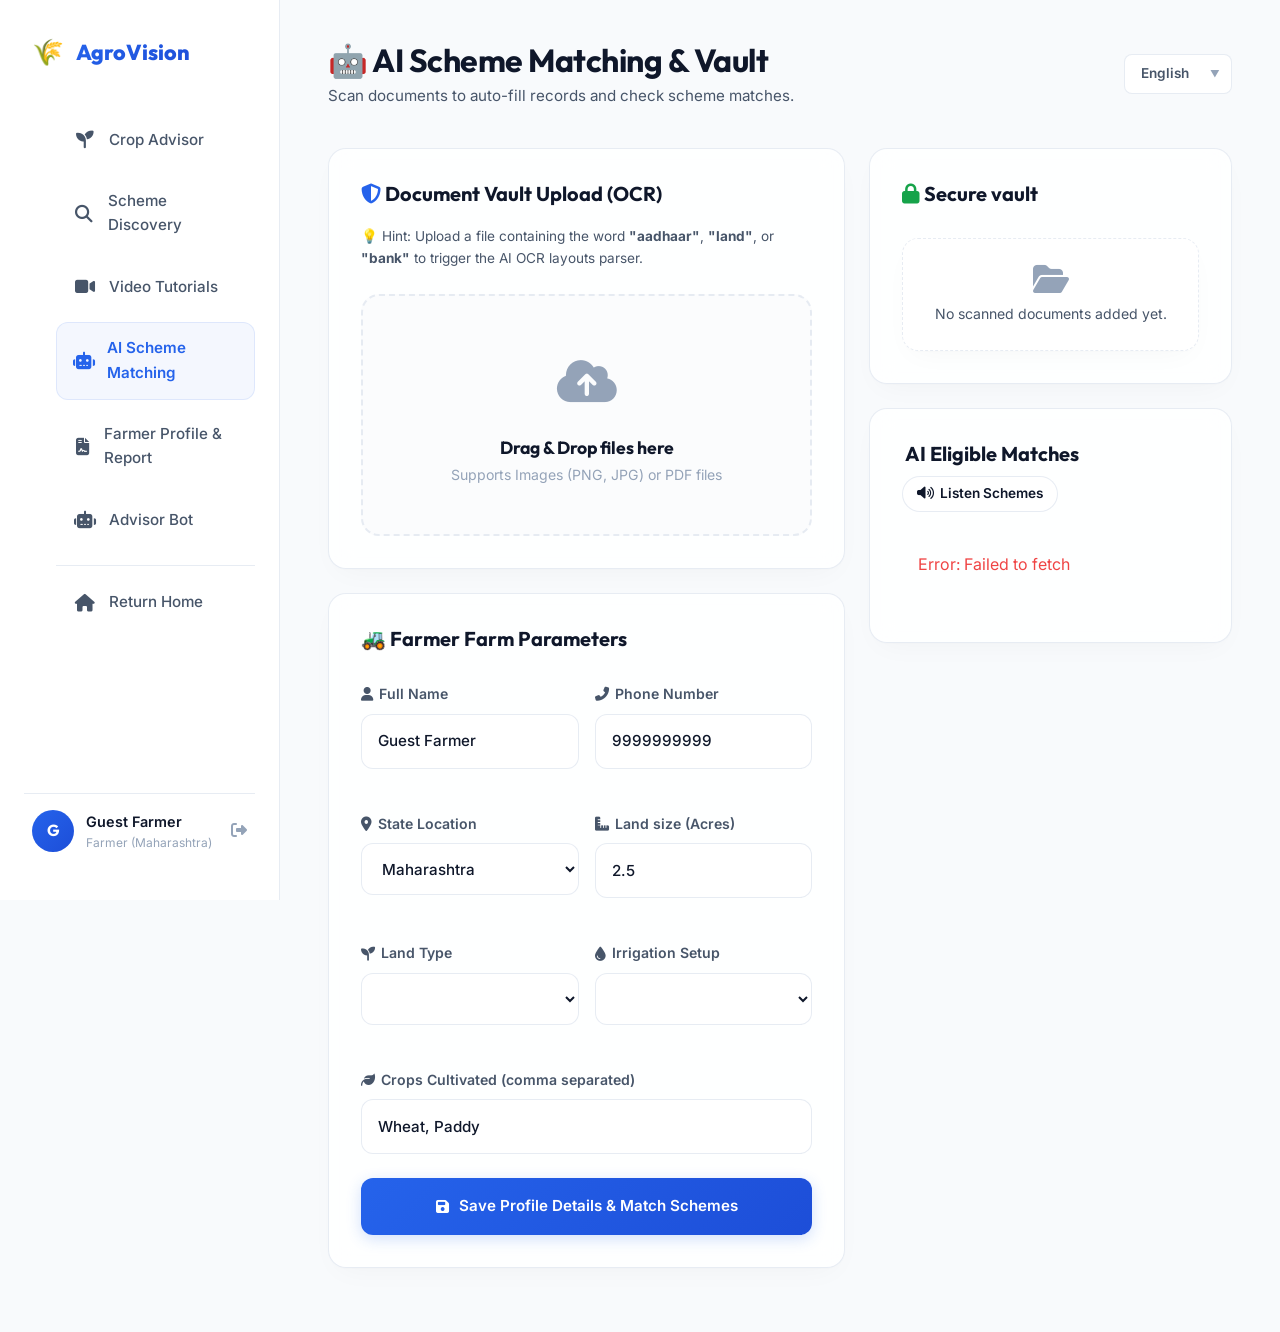
<file: frontend/profile.html>
<!DOCTYPE html>
<html lang="en">
<head>
    <meta charset="UTF-8">
    <meta name="viewport" content="width=device-width, initial-scale=1.0">
    <title>AgroVision - AI Scheme Matching</title>
    
    <!-- External CSS Libraries -->
    <link href="https://cdn.jsdelivr.net/npm/bootstrap@5.3.0/dist/css/bootstrap.min.css" rel="stylesheet">
    <link href="https://cdnjs.cloudflare.com/ajax/libs/font-awesome/6.4.0/css/all.min.css" rel="stylesheet">
    
    <!-- Custom CSS Stylesheets -->
    <link rel="stylesheet" href="css/style.css">
    <link rel="stylesheet" href="css/dashboard.css">
    <link rel="stylesheet" href="css/animation.css">
    <link rel="stylesheet" href="css/responsive.css">
</head>
<body>

    <!-- Mobile Hamburger Toggle -->
    <div id="mobile-hamburger-btn" class="mobile-menu-toggle">
        <i class="fas fa-bars"></i>
    </div>

    <div class="dashboard-container">
        <!-- Sidebar Navigation -->
        <aside class="sidebar">
            <div class="sidebar-logo">
                <span style="font-size:1.6rem;">🌾</span>
                <span class="sidebar-logo-text">AgroVision</span>
            </div>
            
            <ul class="sidebar-menu">
                <li class="sidebar-item">
                    <a href="dashboard.html" class="sidebar-link">
                        <i class="fas fa-seedling"></i> <span>Crop Advisor</span>
                    </a>
                </li>
                <li class="sidebar-item">
                    <a href="discovery.html" class="sidebar-link">
                        <i class="fas fa-search"></i> <span>Scheme Discovery</span>
                    </a>
                </li>
                <li class="sidebar-item">
                    <a href="videos.html" class="sidebar-link">
                        <i class="fas fa-video"></i> <span>Video Tutorials</span>
                    </a>
                </li>
                <li class="sidebar-item">
                    <a href="profile.html" class="sidebar-link active">
                        <i class="fas fa-robot"></i> <span>AI Scheme Matching</span>
                    </a>
                </li>
                <li class="sidebar-item">
                    <a href="resume.html" class="sidebar-link">
                        <i class="fas fa-file-contract"></i> <span>Credentials Resume</span>
                    </a>
                </li>
                <li class="sidebar-item">
                    <a href="chatbot.html" class="sidebar-link">
                        <i class="fas fa-robot"></i> <span>Advisor Bot</span>
                    </a>
                </li>
                <li class="sidebar-item" style="border-top:1px solid var(--border-color); padding-top: 10px; margin-top: 10px;">
                    <a href="index.html" class="sidebar-link">
                        <i class="fas fa-home"></i> <span>Return Home</span>
                    </a>
                </li>
            </ul>

            <div class="sidebar-user">
                <div class="user-avatar">F</div>
                <div class="user-info">
                    <span class="user-name">Farmer Name</span>
                    <span class="user-role">Farmer (State)</span>
                </div>
                <button id="sidebar-logout-btn" class="logout-btn" title="Logout">
                    <i class="fas fa-sign-out-alt"></i>
                </button>
            </div>
        </aside>

        <!-- Main Content Area -->
        <main class="main-dashboard">
            <header class="dashboard-header">
                <div class="header-title-section">
                    <h1 style="font-size:2rem; margin:0; letter-spacing:-0.5px;">🤖 AI Scheme Matching & Vault</h1>
                    <span class="header-subtitle">Scan documents to auto-fill records and check scheme matches.</span>
                </div>
                <div class="lang-select-wrapper">
                    <select id="global-lang-select" class="lang-select" aria-label="Select Language">
                        <option value="English">English</option>
                        <option value="हिंदी">हिंदी</option>
                        <option value="मराठी">मराठी</option>
                        <option value="తెలుగు">తెలుగు</option>
                        <option value="മലയാളം">മലയാളം</option>
                        <option value="ਪੰਜਾਬੀ">ਪੰਜਾਬੀ</option>
                        <option value="ગુજરાતી">ગુજરાતી</option>
                    </select>
                </div>
            </header>

            <div class="row">
                <!-- Left Column: Vault Upload & Profile Settings Form -->
                <div class="col-xl-7 col-lg-12">
                    <!-- Document Upload Zone -->
                    <section class="panel-card glass-panel mb-4">
                        <div class="panel-header" style="margin-bottom:0.75rem;">
                            <h2 class="panel-title"><i class="fas fa-shield-alt" style="color:#2563eb;"></i> Document Vault Upload (OCR)</h2>
                        </div>
                        <p style="color:var(--text-secondary); font-size:0.85rem; margin-bottom:1.5rem;">
                            💡 Hint: Upload a file containing the word <strong>"aadhaar"</strong>, <strong>"land"</strong>, or <strong>"bank"</strong> to trigger the AI OCR layouts parser.
                        </p>
                        
                        <div id="vault-upload-zone" class="upload-dropzone ripple-effect">
                            <div class="upload-icon"><i class="fas fa-cloud-upload-alt"></i></div>
                            <div>
                                <h4 style="font-size:1.1rem; font-weight:700; margin-bottom:5px;">Drag & Drop files here</h4>
                                <p style="color:var(--text-muted); font-size:0.88rem; margin:0;">Supports Images (PNG, JPG) or PDF files</p>
                            </div>
                            <input type="file" id="vault-file-input" class="file-input" accept="image/*,application/pdf">
                        </div>
                        
                        <div id="ocr-progress-status" class="alert alert-info mt-3" style="display:none; font-size:0.88rem; border-radius:10px;"></div>
                    </section>

                    <!-- Profile Form Settings -->
                    <section class="panel-card glass-panel mb-4">
                        <div class="panel-header">
                            <h2 class="panel-title">🚜 Farmer Farm Parameters</h2>
                        </div>
                        <form id="profile-form">
                            <div class="form-row-grid" style="margin-bottom: 1.25rem;">
                                <div class="form-group-custom" style="display:flex; flex-direction:column; gap:0.5rem;">
                                    <label for="profile-name" class="form-label-custom" style="font-size:0.88rem; font-weight:600; color:var(--text-secondary); display:flex; align-items:center; gap:6px;"><i class="fas fa-user"></i> Full Name</label>
                                    <input type="text" id="profile-name" class="form-control-custom" placeholder="Enter your full name" required>
                                </div>
                                <div class="form-group-custom" style="display:flex; flex-direction:column; gap:0.5rem;">
                                    <label for="profile-phone" class="form-label-custom" style="font-size:0.88rem; font-weight:600; color:var(--text-secondary); display:flex; align-items:center; gap:6px;"><i class="fas fa-phone-alt"></i> Phone Number</label>
                                    <input type="tel" id="profile-phone" class="form-control-custom" placeholder="Enter 10-digit mobile number" required pattern="[0-9]{10}">
                                </div>
                            </div>

                            <div class="form-row-grid" style="margin-bottom: 1.25rem;">
                                <div class="form-group-custom" style="display:flex; flex-direction:column; gap:0.5rem;">
                                    <label for="profile-state" class="form-label-custom" style="font-size:0.88rem; font-weight:600; color:var(--text-secondary); display:flex; align-items:center; gap:6px;"><i class="fas fa-map-marker-alt"></i> State Location</label>
                                    <select id="profile-state" class="form-control-custom" required aria-label="Profile State">
                                        <option value="Maharashtra">Maharashtra</option>
                                        <option value="Telangana">Telangana</option>
                                        <option value="Odisha">Odisha</option>
                                        <option value="Karnataka">Karnataka</option>
                                        <option value="Tamil Nadu">Tamil Nadu</option>
                                        <option value="Punjab">Punjab</option>
                                        <option value="Chhattisgarh">Chhattisgarh</option>
                                        <option value="Other">Other</option>
                                    </select>
                                </div>
                                <div class="form-group-custom" style="display:flex; flex-direction:column; gap:0.5rem;">
                                    <label for="profile-land" class="form-label-custom" style="font-size:0.88rem; font-weight:600; color:var(--text-secondary); display:flex; align-items:center; gap:6px;"><i class="fas fa-ruler-combined"></i> Land size (Acres)</label>
                                    <input type="number" id="profile-land" class="form-control-custom" placeholder="e.g. 1.5" required step="0.1" min="0.1" max="100">
                                </div>
                            </div>

                            <div class="form-row-grid" style="margin-bottom: 1.25rem;">
                                <div class="form-group-custom" style="display:flex; flex-direction:column; gap:0.5rem;">
                                    <label for="profile-land-type" class="form-label-custom" style="font-size:0.88rem; font-weight:600; color:var(--text-secondary); display:flex; align-items:center; gap:6px;"><i class="fas fa-seedling"></i> Land Type</label>
                                    <select id="profile-land-type" class="form-control-custom" required aria-label="Profile Land Type">
                                        <option value="Arable (Cultivable)">Arable (Cultivable)</option>
                                        <option value="Fallow (Resting)">Fallow (Resting)</option>
                                        <option value="Barren/Uncultivable">Barren/Uncultivable</option>
                                        <option value="Horticulture/Orchard">Horticulture/Orchard</option>
                                    </select>
                                </div>
                                <div class="form-group-custom" style="display:flex; flex-direction:column; gap:0.5rem;">
                                    <label for="profile-irrigation" class="form-label-custom" style="font-size:0.88rem; font-weight:600; color:var(--text-secondary); display:flex; align-items:center; gap:6px;"><i class="fas fa-tint"></i> Irrigation Setup</label>
                                    <select id="profile-irrigation" class="form-control-custom" required aria-label="Profile Irrigation">
                                        <option value="Rainfed (No Irrigation)">Rainfed (No Irrigation)</option>
                                        <option value="Partially Irrigated">Partially Irrigated</option>
                                        <option value="Fully Irrigated (Tube well/Canal)">Fully Irrigated (Tube well/Canal)</option>
                                    </select>
                                </div>
                            </div>

                            <div class="form-group-custom" style="display:flex; flex-direction:column; gap:0.5rem; margin-bottom: 1.5rem;">
                                <label for="profile-crops" class="form-label-custom" style="font-size:0.88rem; font-weight:600; color:var(--text-secondary); display:flex; align-items:center; gap:6px;"><i class="fas fa-leaf"></i> Crops Cultivated (comma separated)</label>
                                <input type="text" id="profile-crops" class="form-control-custom" placeholder="e.g. Wheat, Paddy" required>
                            </div>

                            <button type="submit" class="btn-premium btn-primary-custom w-100 ripple-effect" style="padding:1rem;">
                                <i class="fas fa-save"></i> Save Profile Details & Match Schemes
                            </button>
                        </form>
                    </section>
                </div>

                <!-- Right Column: Document Vault Vault list & Matched Schemes -->
                <div class="col-xl-5 col-lg-12">
                    <!-- Secure Vault Container -->
                    <section class="panel-card glass-panel mb-4">
                        <div class="panel-header">
                            <h2 class="panel-title"><i class="fas fa-lock" style="color:#16a34a;"></i> Secure vault</h2>
                        </div>
                        <div id="vault-list-container" style="display:flex; gap:15px; flex-wrap:wrap;">
                            <!-- Placeholder card -->
                            <div class="glass-panel empty-vault-state" style="padding: 1.5rem; text-align:center; width:100%; border:1px dashed var(--border-color); border-radius:16px;">
                                <i class="fas fa-folder-open" style="font-size:2rem; color:var(--text-muted); margin-bottom:8px;"></i>
                                <p style="font-size:0.88rem; color:var(--text-secondary); margin:0;">No scanned documents added yet.</p>
                            </div>
                        </div>
                    </section>

                    <!-- Matched Schemes side box -->
                    <section id="profile-matched-schemes-wrapper" class="panel-card glass-panel fade-in-section is-visible" style="display:none;">
                        <div class="panel-header" style="display:flex; justify-content:space-between; align-items:center; flex-wrap:wrap; gap:10px;">
                            <h2 class="panel-title" style="margin:0;"><i class="fas fa-sparkles" style="color:#7c3aed;"></i> <span data-i18n="ai_eligible_matches">AI Eligible Matches</span></h2>
                            <button id="listen-schemes-btn" class="btn-premium btn-secondary-custom btn-sm" style="display:inline-flex; align-items:center; gap:6px; padding:0.4rem 0.85rem; font-size:0.85rem; border-radius:50px;" onclick="window.speakMatchedSchemes()">
                                <i class="fas fa-volume-up"></i> <span data-i18n="listen_schemes">Listen Schemes</span>
                            </button>
                        </div>
                        <div id="profile-matched-schemes-list" style="display:flex; flex-direction:column; margin-top:1rem;">
                            <!-- Matched cards injected here by dashboard.js -->
                        </div>
                    </section>
                </div>
            </div>
        </main>
    </div>

    <!-- Scripts -->
    <script src="js/api.js"></script>
    <script src="js/app.js"></script>
    <script src="js/dashboard.js"></script>
    <script src="js/animation.js"></script>
</body>
</html>
</file>
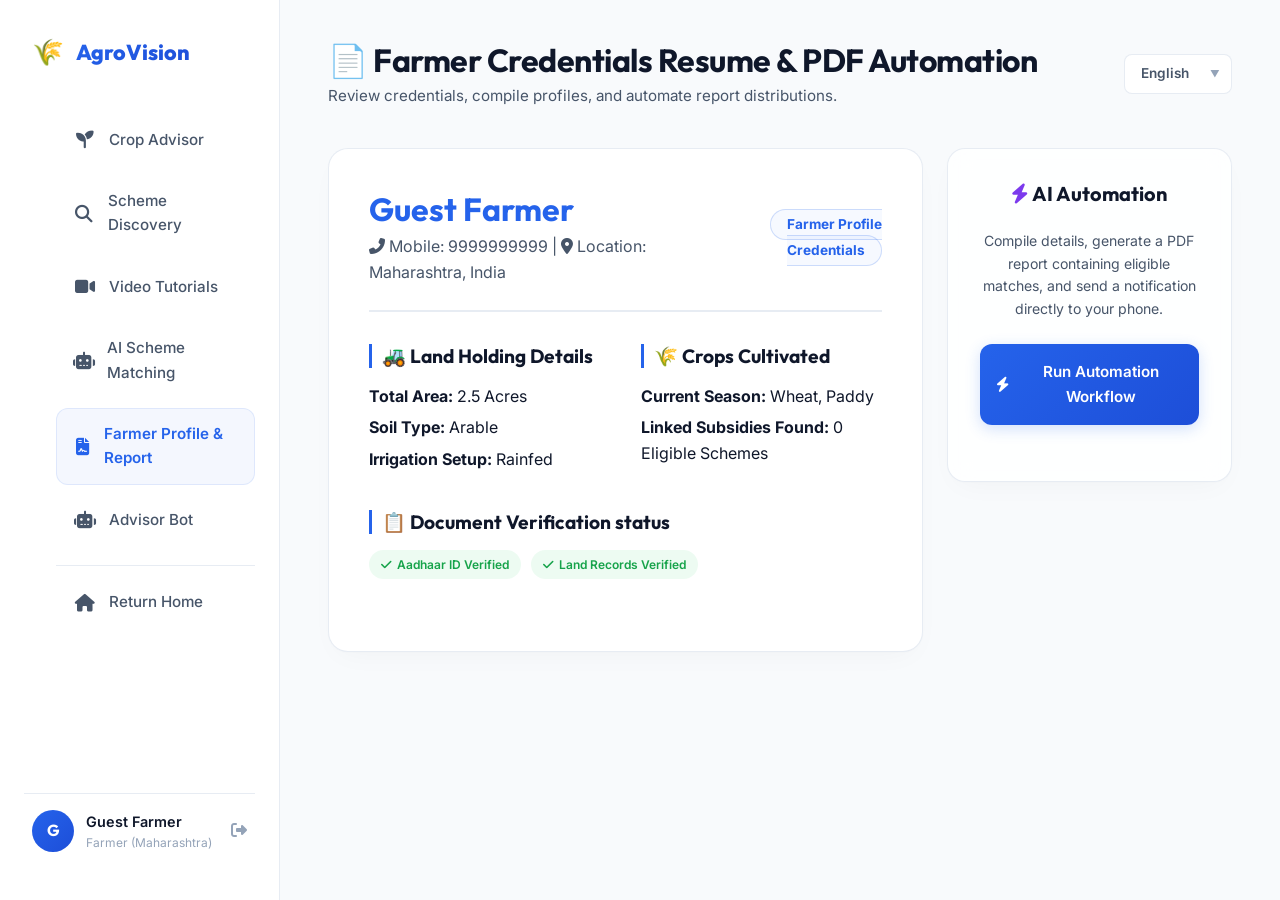
<file: frontend/resume.html>
<!DOCTYPE html>
<html lang="en">
<head>
    <meta charset="UTF-8">
    <meta name="viewport" content="width=device-width, initial-scale=1.0">
    <title>AgroVision - Credentials Resume</title>
    
    <!-- External CSS Libraries -->
    <link href="https://cdn.jsdelivr.net/npm/bootstrap@5.3.0/dist/css/bootstrap.min.css" rel="stylesheet">
    <link href="https://cdnjs.cloudflare.com/ajax/libs/font-awesome/6.4.0/css/all.min.css" rel="stylesheet">
    
    <!-- Custom CSS Stylesheets -->
    <link rel="stylesheet" href="css/style.css">
    <link rel="stylesheet" href="css/dashboard.css">
    <link rel="stylesheet" href="css/animation.css">
    <link rel="stylesheet" href="css/responsive.css">
</head>
<body>

    <!-- Mobile Hamburger Toggle -->
    <div id="mobile-hamburger-btn" class="mobile-menu-toggle">
        <i class="fas fa-bars"></i>
    </div>

    <div class="dashboard-container">
        <!-- Sidebar Navigation -->
        <aside class="sidebar">
            <div class="sidebar-logo">
                <span style="font-size:1.6rem;">🌾</span>
                <span class="sidebar-logo-text">AgroVision</span>
            </div>
            
            <ul class="sidebar-menu">
                <li class="sidebar-item">
                    <a href="dashboard.html" class="sidebar-link">
                        <i class="fas fa-seedling"></i> <span>Crop Advisor</span>
                    </a>
                </li>
                <li class="sidebar-item">
                    <a href="discovery.html" class="sidebar-link">
                        <i class="fas fa-search"></i> <span>Scheme Discovery</span>
                    </a>
                </li>
                <li class="sidebar-item">
                    <a href="videos.html" class="sidebar-link">
                        <i class="fas fa-video"></i> <span>Video Tutorials</span>
                    </a>
                </li>
                <li class="sidebar-item">
                    <a href="profile.html" class="sidebar-link">
                        <i class="fas fa-robot"></i> <span>AI Scheme Matching</span>
                    </a>
                </li>
                <li class="sidebar-item">
                    <a href="resume.html" class="sidebar-link active">
                        <i class="fas fa-file-contract"></i> <span>Credentials Resume</span>
                    </a>
                </li>
                <li class="sidebar-item">
                    <a href="chatbot.html" class="sidebar-link">
                        <i class="fas fa-robot"></i> <span>Advisor Bot</span>
                    </a>
                </li>
                <li class="sidebar-item" style="border-top:1px solid var(--border-color); padding-top: 10px; margin-top: 10px;">
                    <a href="index.html" class="sidebar-link">
                        <i class="fas fa-home"></i> <span>Return Home</span>
                    </a>
                </li>
            </ul>

            <div class="sidebar-user">
                <div class="user-avatar">F</div>
                <div class="user-info">
                    <span class="user-name">Farmer Name</span>
                    <span class="user-role">Farmer (State)</span>
                </div>
                <button id="sidebar-logout-btn" class="logout-btn" title="Logout">
                    <i class="fas fa-sign-out-alt"></i>
                </button>
            </div>
        </aside>

        <!-- Main Content Area -->
        <main class="main-dashboard">
            <header class="dashboard-header">
                <div class="header-title-section">
                    <h1 style="font-size:2rem; margin:0; letter-spacing:-0.5px;">📄 Farmer Credentials Resume & PDF Automation</h1>
                    <span class="header-subtitle">Review credentials, compile profiles, and automate report distributions.</span>
                </div>
                <div class="lang-select-wrapper">
                    <select id="global-lang-select" class="lang-select" aria-label="Select Language">
                        <option value="English">English</option>
                        <option value="हिंदी">हिंदी</option>
                        <option value="मराठी">मराठी</option>
                        <option value="తెలుగు">తెలుగు</option>
                        <option value="മലയാളം">മലയാളം</option>
                        <option value="ਪੰਜਾਬੀ">ਪੰਜਾਬੀ</option>
                        <option value="ગુજરાતી">ગુજરાતી</option>
                    </select>
                </div>
            </header>

            <div class="row">
                <!-- Col A: Printable Resume View -->
                <div class="col-lg-8">
                    <section id="resume-view-container" style="display:flex; flex-direction:column; gap:1.5rem;">
                        <!-- Preview compiled in dashboard.js -->
                    </section>
                </div>

                <!-- Col B: AI Automation Workflow trigger -->
                <div class="col-lg-4 mt-4 mt-lg-0">
                    <section class="panel-card glass-panel text-center">
                        <div class="panel-header" style="justify-content:center; margin-bottom:1rem;">
                            <h2 class="panel-title"><i class="fas fa-bolt" style="color:#7c3aed;"></i> AI Automation</h2>
                        </div>
                        <p style="color:var(--text-secondary); font-size:0.88rem; margin-bottom:1.5rem;">
                            Compile details, generate a PDF report containing eligible matches, and send a notification directly to your phone.
                        </p>
                        
                        <button id="run-workflow-btn" class="btn-premium btn-primary-custom w-100 ripple-effect mb-4" style="padding:1rem;">
                            <i class="fas fa-bolt"></i> Run Automation Workflow
                        </button>

                        <!-- Workflow Steps Timeline -->
                        <div id="automation-timeline-wrapper" style="display:none; text-align:left; margin-bottom:1.5rem;" class="fade-in-section is-visible">
                            <h4 style="font-size:0.9rem; font-weight:700; color:var(--text-secondary); text-transform:uppercase; margin-bottom:1.25rem;">Workflow Timeline Progress</h4>
                            <div class="timeline-progress">
                                <div class="timeline-step">
                                    <strong>1. Formatting Profile Details</strong>
                                    <p style="font-size:0.75rem; color:var(--text-muted); margin:0;">Collecting credentials and recommendations</p>
                                </div>
                                <div class="timeline-step">
                                    <strong>2. Compiling PDF Report</strong>
                                    <p style="font-size:0.75rem; color:var(--text-muted); margin:0;">Generating Report using backend PDF engine</p>
                                </div>
                                <div class="timeline-step">
                                    <strong>3. Triggering Phone Notification</strong>
                                    <p style="font-size:0.75rem; color:var(--text-muted); margin:0;">Sending message updates via Twilio/WhatsApp</p>
                                </div>
                            </div>
                        </div>

                        <!-- Download Link -->
                        <a id="download-pdf-report-btn" href="#" target="_blank" class="btn-premium btn-secondary-custom w-100 ripple-effect" style="display:none; padding:1rem; border-color:#16a34a; color:#16a34a;">
                            <i class="fas fa-download"></i> Download Your Report (PDF)
                        </a>
                    </section>
                </div>
            </div>
        </main>
    </div>

    <!-- Scripts -->
    <script src="js/api.js"></script>
    <script src="js/app.js"></script>
    <script src="js/dashboard.js"></script>
    <script src="js/animation.js"></script>
</body>
</html>
</file>
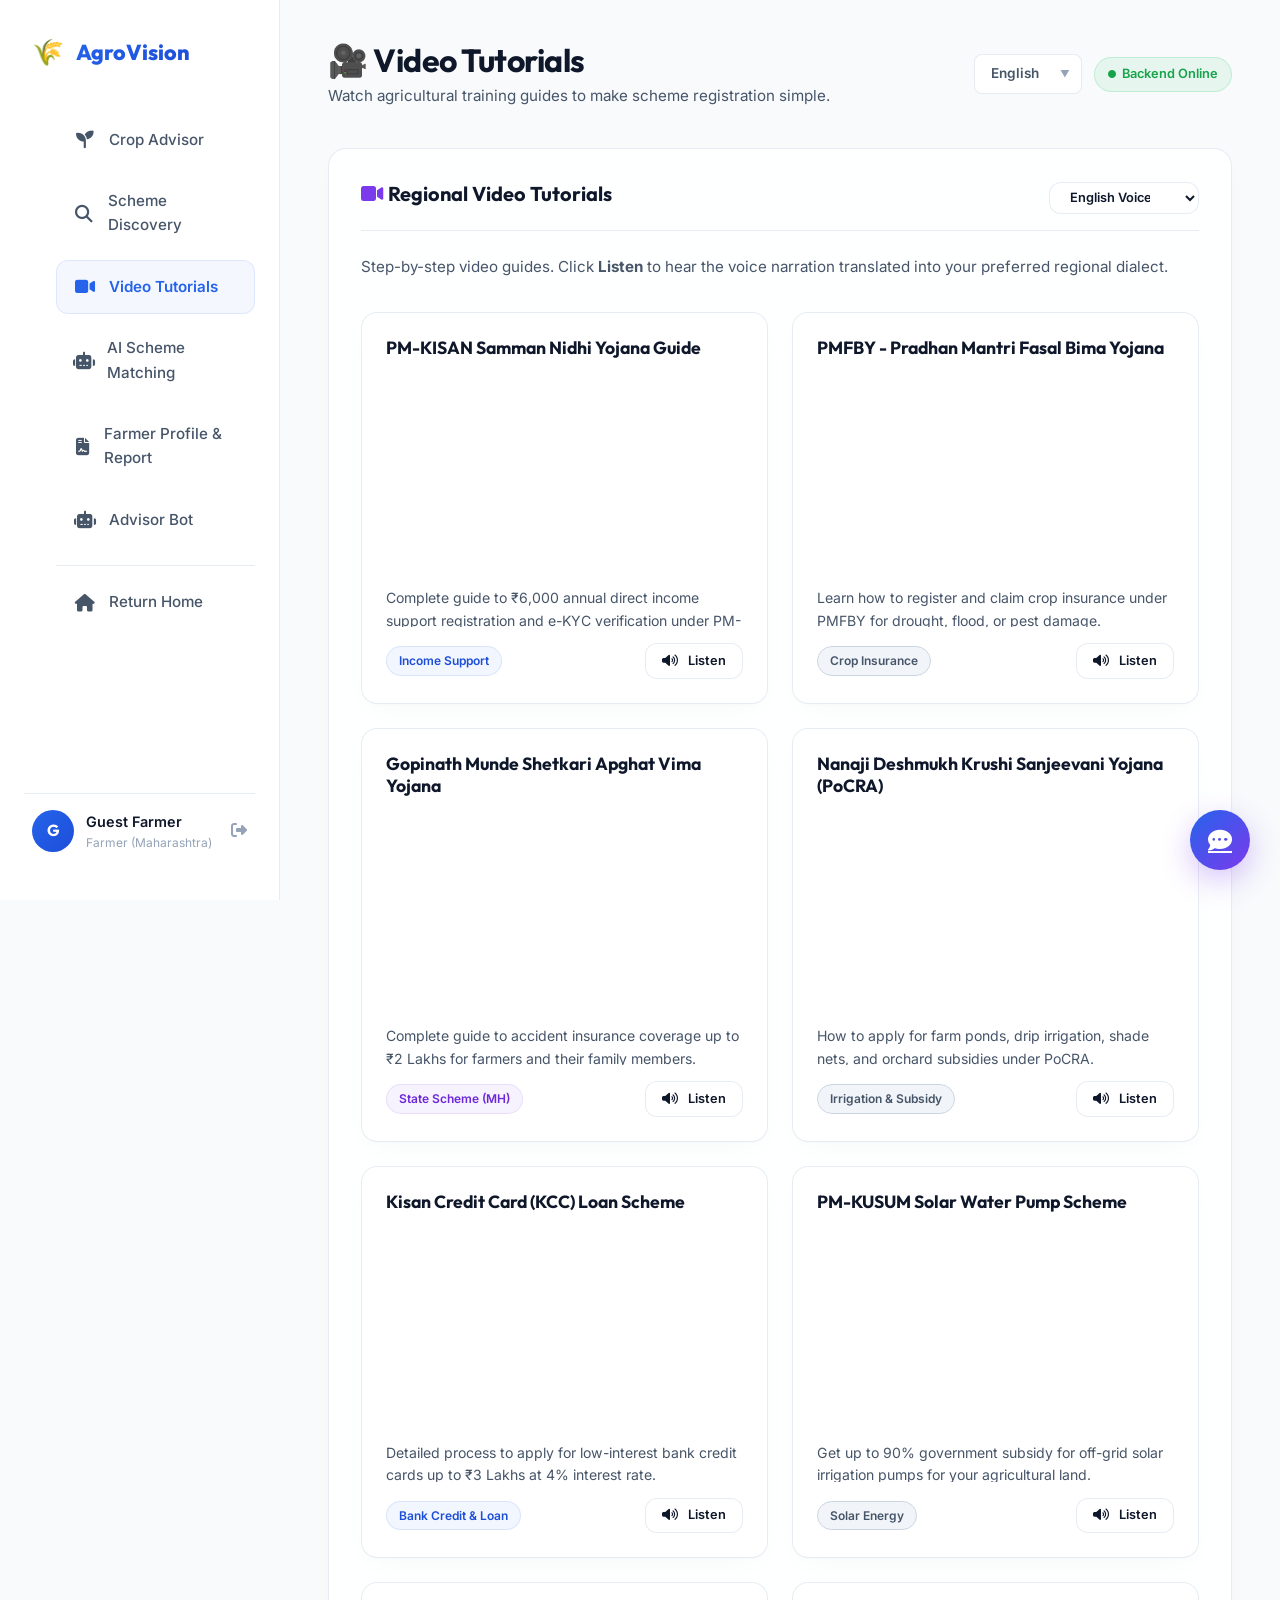
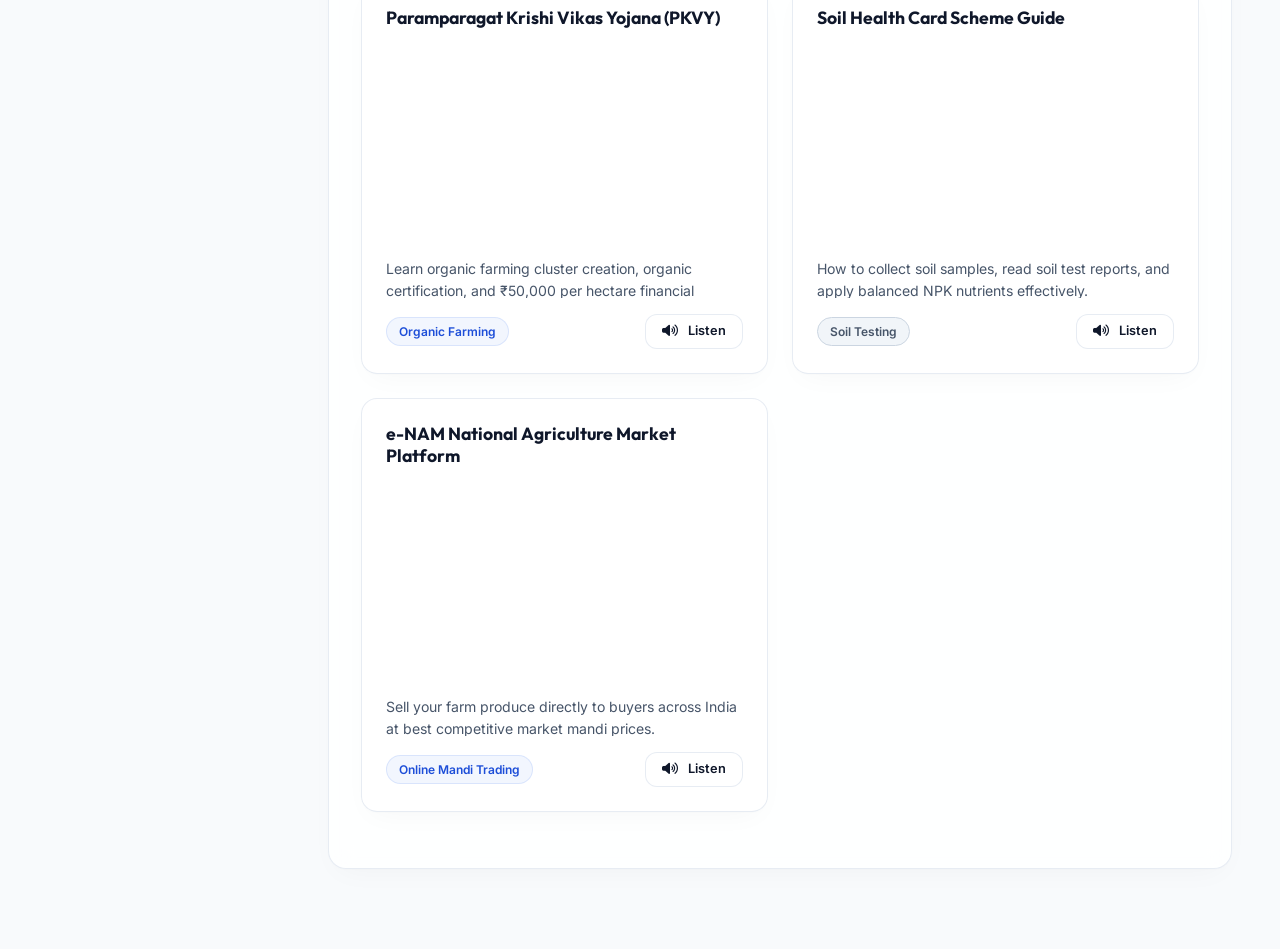
<file: frontend/videos.html>
<!DOCTYPE html>
<html lang="en">
<head>
    <meta charset="UTF-8">
    <meta name="viewport" content="width=device-width, initial-scale=1.0">
    <title>AgroVision - Video Tutorials</title>
    
    <!-- External CSS Libraries -->
    <link href="https://cdn.jsdelivr.net/npm/bootstrap@5.3.0/dist/css/bootstrap.min.css" rel="stylesheet">
    <link href="https://cdnjs.cloudflare.com/ajax/libs/font-awesome/6.4.0/css/all.min.css" rel="stylesheet">
    
    <!-- Custom CSS Stylesheets -->
    <link rel="stylesheet" href="css/style.css">
    <link rel="stylesheet" href="css/dashboard.css">
    <link rel="stylesheet" href="css/animation.css">
    <link rel="stylesheet" href="css/responsive.css">
</head>
<body>

    <!-- Mobile Hamburger Toggle button -->
    <div id="mobile-hamburger-btn" class="mobile-menu-toggle">
        <i class="fas fa-bars"></i>
    </div>

    <div class="dashboard-container">
        <!-- Sidebar Navigation -->
        <aside class="sidebar">
            <div class="sidebar-logo">
                <span style="font-size:1.6rem;">🌾</span>
                <span class="sidebar-logo-text">AgroVision</span>
            </div>
            
            <ul class="sidebar-menu">
                <li class="sidebar-item">
                    <a href="dashboard.html" class="sidebar-link">
                        <i class="fas fa-seedling"></i> <span>Crop Advisor</span>
                    </a>
                </li>
                <li class="sidebar-item">
                    <a href="discovery.html" class="sidebar-link">
                        <i class="fas fa-search"></i> <span>Scheme Discovery</span>
                    </a>
                </li>
                <li class="sidebar-item">
                    <a href="videos.html" class="sidebar-link active">
                        <i class="fas fa-video"></i> <span>Video Tutorials</span>
                    </a>
                </li>
                <li class="sidebar-item">
                    <a href="profile.html" class="sidebar-link">
                        <i class="fas fa-robot"></i> <span>AI Scheme Matching</span>
                    </a>
                </li>
                <li class="sidebar-item">
                    <a href="resume.html" class="sidebar-link">
                        <i class="fas fa-file-contract"></i> <span>Credentials Resume</span>
                    </a>
                </li>
                <li class="sidebar-item">
                    <a href="chatbot.html" class="sidebar-link">
                        <i class="fas fa-robot"></i> <span>Advisor Bot</span>
                    </a>
                </li>
                <li class="sidebar-item" style="border-top:1px solid var(--border-color); padding-top: 10px; margin-top: 10px;">
                    <a href="index.html" class="sidebar-link">
                        <i class="fas fa-home"></i> <span>Return Home</span>
                    </a>
                </li>
            </ul>

            <!-- Sidebar User profile section -->
            <div class="sidebar-user">
                <div class="user-avatar">F</div>
                <div class="user-info">
                    <span class="user-name">Farmer Name</span>
                    <span class="user-role">Farmer (State)</span>
                </div>
                <button id="sidebar-logout-btn" class="logout-btn" title="Logout">
                    <i class="fas fa-sign-out-alt"></i>
                </button>
            </div>
        </aside>

        <!-- Main Dashboard View Panel -->
        <main class="main-dashboard">
            <!-- Header section -->
            <header class="dashboard-header">
                <div class="header-title-section">
                    <h1 style="font-size:2rem; margin:0; letter-spacing:-0.5px;">🎥 Video Tutorials</h1>
                    <span class="header-subtitle">Watch agricultural training guides to make scheme registration simple.</span>
                </div>
                <div style="display:flex; align-items:center; gap:12px;">
                    <div class="lang-select-wrapper">
                        <select id="global-lang-select" class="lang-select" aria-label="Select Language">
                            <option value="English">English</option>
                            <option value="हिंदी">हिंदी</option>
                            <option value="मराठी">मराठी</option>
                            <option value="తెలుగు">తెలుగు</option>
                            <option value="മലയാളം">മലയാളം</option>
                            <option value="ਪੰਜਾਬੀ">ਪੰਜਾਬੀ</option>
                            <option value="ગુજરાતી">ગુજરાતી</option>
                        </select>
                    </div>
                    <div class="status-pill status-online">
                        <i class="fas fa-circle" style="font-size:0.5rem;"></i> Backend Online
                    </div>
                </div>
            </header>

            <!-- Regional Video Tutorials Grid -->
            <section class="panel-card glass-panel" style="margin-bottom: 2.5rem; padding: 2rem;">
                <div class="panel-header" style="border-bottom:1px solid var(--border-color); padding-bottom:1rem; margin-bottom:1.5rem;">
                    <h2 class="panel-title"><i class="fas fa-video" style="color:#7c3aed;"></i> Regional Video Tutorials</h2>
                    <div>
                        <select id="narration-lang-select" class="form-control-custom" style="padding: 0.4rem 2rem 0.4rem 1rem; font-size:0.8rem; font-weight:600; width:150px;" aria-label="Narration Language Select">
                            <option value="English" selected>English Voice</option>
                            <option value="Hindi">हिंदी (Hindi)</option>
                            <option value="Marathi">मराठी (Marathi)</option>
                            <option value="Telugu">తెలుగు (Telugu)</option>
                        </select>
                    </div>
                </div>
                <p style="color:var(--text-secondary); margin-bottom: 2rem; font-size:0.95rem;">Step-by-step video guides. Click <strong>Listen</strong> to hear the voice narration translated into your preferred regional dialect.</p>

                <div class="row">
                    <!-- 1. PM-KISAN Samman Nidhi Yojana -->
                    <div class="col-md-6 mb-4">
                        <div class="glass-panel" style="padding:1.5rem; border-radius: 16px; border:1px solid var(--border-color);">
                            <h4 style="font-size:1.1rem; margin-bottom: 12px; font-weight:700;">PM-KISAN Samman Nidhi Yojana Guide</h4>
                            <div class="ratio ratio-16x9 mb-3" style="border-radius:12px; overflow:hidden;">
                                <iframe src="https://www.youtube.com/embed/nmAWWOHlSKA" title="PM-KISAN Complete Guide" allowfullscreen></iframe>
                            </div>
                            <p style="font-size:0.88rem; color:var(--text-secondary); height: 40px; overflow:hidden;">Complete guide to ₹6,000 annual direct income support registration and e-KYC verification under PM-KISAN.</p>
                            <div style="display:flex; justify-content:space-between; align-items:center; margin-top: 15px;">
                                <span class="badge-custom badge-central">Income Support</span>
                                <button class="btn-premium btn-secondary-custom play-narration-btn" style="padding: 0.4rem 1rem; font-size:0.8rem;" data-desc="Complete guide to 6,000 rupees annual direct income support registration and e-KYC verification under PM-KISAN.">
                                    <i class="fas fa-volume-up"></i> Listen
                                </button>
                            </div>
                        </div>
                    </div>

                    <!-- 2. PMFBY Crop Insurance -->
                    <div class="col-md-6 mb-4">
                        <div class="glass-panel" style="padding:1.5rem; border-radius: 16px; border:1px solid var(--border-color);">
                            <h4 style="font-size:1.1rem; margin-bottom: 12px; font-weight:700;">PMFBY - Pradhan Mantri Fasal Bima Yojana</h4>
                            <div class="ratio ratio-16x9 mb-3" style="border-radius:12px; overflow:hidden;">
                                <iframe src="https://www.youtube.com/embed/WMelHh-dXiY" title="PMFBY Crop Insurance Guide" allowfullscreen></iframe>
                            </div>
                            <p style="font-size:0.88rem; color:var(--text-secondary); height: 40px; overflow:hidden;">Learn how to register and claim crop insurance under PMFBY for drought, flood, or pest damage.</p>
                            <div style="display:flex; justify-content:space-between; align-items:center; margin-top: 15px;">
                                <span class="badge-custom badge-cat">Crop Insurance</span>
                                <button class="btn-premium btn-secondary-custom play-narration-btn" style="padding: 0.4rem 1rem; font-size:0.8rem;" data-desc="Learn how to register and claim crop insurance under PMFBY for drought, flood, or pest damage.">
                                    <i class="fas fa-volume-up"></i> Listen
                                </button>
                            </div>
                        </div>
                    </div>

                    <!-- 2. Gopinath Munde Shetkari Apghat Vima -->
                    <div class="col-md-6 mb-4">
                        <div class="glass-panel" style="padding:1.5rem; border-radius: 16px; border:1px solid var(--border-color);">
                            <h4 style="font-size:1.1rem; margin-bottom: 12px; font-weight:700;">Gopinath Munde Shetkari Apghat Vima Yojana</h4>
                            <div class="ratio ratio-16x9 mb-3" style="border-radius:12px; overflow:hidden;">
                                <iframe src="https://www.youtube.com/embed/oVlU5O96_ow" title="Gopinath Munde Vima Guide" allowfullscreen></iframe>
                            </div>
                            <p style="font-size:0.88rem; color:var(--text-secondary); height: 40px; overflow:hidden;">Complete guide to accident insurance coverage up to ₹2 Lakhs for farmers and their family members.</p>
                            <div style="display:flex; justify-content:space-between; align-items:center; margin-top: 15px;">
                                <span class="badge-custom badge-state">State Scheme (MH)</span>
                                <button class="btn-premium btn-secondary-custom play-narration-btn" style="padding: 0.4rem 1rem; font-size:0.8rem;" data-desc="Complete guide to accident insurance coverage up to 2 Lakh rupees for farmers and family members in Maharashtra.">
                                    <i class="fas fa-volume-up"></i> Listen
                                </button>
                            </div>
                        </div>
                    </div>

                    <!-- 3. Nanaji Deshmukh Krushi Sanjeevani Yojana (PoCRA) -->
                    <div class="col-md-6 mb-4">
                        <div class="glass-panel" style="padding:1.5rem; border-radius: 16px; border:1px solid var(--border-color);">
                            <h4 style="font-size:1.1rem; margin-bottom: 12px; font-weight:700;">Nanaji Deshmukh Krushi Sanjeevani Yojana (PoCRA)</h4>
                            <div class="ratio ratio-16x9 mb-3" style="border-radius:12px; overflow:hidden;">
                                <iframe src="https://www.youtube.com/embed/AHcKZgV0-mw" title="Nanaji Deshmukh PoCRA Guide" allowfullscreen></iframe>
                            </div>
                            <p style="font-size:0.88rem; color:var(--text-secondary); height: 40px; overflow:hidden;">How to apply for farm ponds, drip irrigation, shade nets, and orchard subsidies under PoCRA.</p>
                            <div style="display:flex; justify-content:space-between; align-items:center; margin-top: 15px;">
                                <span class="badge-custom badge-cat">Irrigation & Subsidy</span>
                                <button class="btn-premium btn-secondary-custom play-narration-btn" style="padding: 0.4rem 1rem; font-size:0.8rem;" data-desc="How to apply for farm ponds, drip irrigation, shade nets, and orchard subsidies under PoCRA scheme.">
                                    <i class="fas fa-volume-up"></i> Listen
                                </button>
                            </div>
                        </div>
                    </div>

                    <!-- 4. Kisan Credit Card (KCC) -->
                    <div class="col-md-6 mb-4">
                        <div class="glass-panel" style="padding:1.5rem; border-radius: 16px; border:1px solid var(--border-color);">
                            <h4 style="font-size:1.1rem; margin-bottom: 12px; font-weight:700;">Kisan Credit Card (KCC) Loan Scheme</h4>
                            <div class="ratio ratio-16x9 mb-3" style="border-radius:12px; overflow:hidden;">
                                <iframe src="https://www.youtube.com/embed/rwV9-nB74tQ" title="KCC Loan Guide" allowfullscreen></iframe>
                            </div>
                            <p style="font-size:0.88rem; color:var(--text-secondary); height: 40px; overflow:hidden;">Detailed process to apply for low-interest bank credit cards up to ₹3 Lakhs at 4% interest rate.</p>
                            <div style="display:flex; justify-content:space-between; align-items:center; margin-top: 15px;">
                                <span class="badge-custom badge-central">Bank Credit & Loan</span>
                                <button class="btn-premium btn-secondary-custom play-narration-btn" style="padding: 0.4rem 1rem; font-size:0.8rem;" data-desc="Detailed process to apply for low-interest Kisan Credit Cards up to 3 Lakh rupees at 4 percent interest rate.">
                                    <i class="fas fa-volume-up"></i> Listen
                                </button>
                            </div>
                        </div>
                    </div>

                    <!-- 5. PM-KUSUM Solar Water Pump Scheme -->
                    <div class="col-md-6 mb-4">
                        <div class="glass-panel" style="padding:1.5rem; border-radius: 16px; border:1px solid var(--border-color);">
                            <h4 style="font-size:1.1rem; margin-bottom: 12px; font-weight:700;">PM-KUSUM Solar Water Pump Scheme</h4>
                            <div class="ratio ratio-16x9 mb-3" style="border-radius:12px; overflow:hidden;">
                                <iframe src="https://www.youtube.com/embed/GmRLe5-E0ZA" title="PM KUSUM Solar Pump Guide" allowfullscreen></iframe>
                            </div>
                            <p style="font-size:0.88rem; color:var(--text-secondary); height: 40px; overflow:hidden;">Get up to 90% government subsidy for off-grid solar irrigation pumps for your agricultural land.</p>
                            <div style="display:flex; justify-content:space-between; align-items:center; margin-top: 15px;">
                                <span class="badge-custom badge-cat">Solar Energy</span>
                                <button class="btn-premium btn-secondary-custom play-narration-btn" style="padding: 0.4rem 1rem; font-size:0.8rem;" data-desc="Get up to 90 percent government subsidy for off-grid solar irrigation pumps for your agricultural land.">
                                    <i class="fas fa-volume-up"></i> Listen
                                </button>
                            </div>
                        </div>
                    </div>

                    <!-- 6. Paramparagat Krishi Vikas Yojana (PKVY) -->
                    <div class="col-md-6 mb-4">
                        <div class="glass-panel" style="padding:1.5rem; border-radius: 16px; border:1px solid var(--border-color);">
                            <h4 style="font-size:1.1rem; margin-bottom: 12px; font-weight:700;">Paramparagat Krishi Vikas Yojana (PKVY)</h4>
                            <div class="ratio ratio-16x9 mb-3" style="border-radius:12px; overflow:hidden;">
                                <iframe src="https://www.youtube.com/embed/_2hyJ0YCIg4" title="PKVY Organic Farming Guide" allowfullscreen></iframe>
                            </div>
                            <p style="font-size:0.88rem; color:var(--text-secondary); height: 40px; overflow:hidden;">Learn organic farming cluster creation, organic certification, and ₹50,000 per hectare financial support.</p>
                            <div style="display:flex; justify-content:space-between; align-items:center; margin-top: 15px;">
                                <span class="badge-custom badge-central">Organic Farming</span>
                                <button class="btn-premium btn-secondary-custom play-narration-btn" style="padding: 0.4rem 1rem; font-size:0.8rem;" data-desc="Learn organic farming cluster creation, organic certification, and 50,000 rupees per hectare financial support.">
                                    <i class="fas fa-volume-up"></i> Listen
                                </button>
                            </div>
                        </div>
                    </div>

                    <!-- 7. Soil Health Card Scheme -->
                    <div class="col-md-6 mb-4">
                        <div class="glass-panel" style="padding:1.5rem; border-radius: 16px; border:1px solid var(--border-color);">
                            <h4 style="font-size:1.1rem; margin-bottom: 12px; font-weight:700;">Soil Health Card Scheme Guide</h4>
                            <div class="ratio ratio-16x9 mb-3" style="border-radius:12px; overflow:hidden;">
                                <iframe src="https://www.youtube.com/embed/iqRYZb3WZAU" title="Soil Health Card Guide" allowfullscreen></iframe>
                            </div>
                            <p style="font-size:0.88rem; color:var(--text-secondary); height: 40px; overflow:hidden;">How to collect soil samples, read soil test reports, and apply balanced NPK nutrients effectively.</p>
                            <div style="display:flex; justify-content:space-between; align-items:center; margin-top: 15px;">
                                <span class="badge-custom badge-cat">Soil Testing</span>
                                <button class="btn-premium btn-secondary-custom play-narration-btn" style="padding: 0.4rem 1rem; font-size:0.8rem;" data-desc="How to collect soil samples, read soil test reports, and apply balanced NPK nutrients effectively.">
                                    <i class="fas fa-volume-up"></i> Listen
                                </button>
                            </div>
                        </div>
                    </div>

                    <!-- 8. eNAM National Agriculture Market -->
                    <div class="col-md-6 mb-4">
                        <div class="glass-panel" style="padding:1.5rem; border-radius: 16px; border:1px solid var(--border-color);">
                            <h4 style="font-size:1.1rem; margin-bottom: 12px; font-weight:700;">e-NAM National Agriculture Market Platform</h4>
                            <div class="ratio ratio-16x9 mb-3" style="border-radius:12px; overflow:hidden;">
                                <iframe src="https://www.youtube.com/embed/u4ccAktxzLM" title="eNAM Market Guide" allowfullscreen></iframe>
                            </div>
                            <p style="font-size:0.88rem; color:var(--text-secondary); height: 40px; overflow:hidden;">Sell your farm produce directly to buyers across India at best competitive market mandi prices.</p>
                            <div style="display:flex; justify-content:space-between; align-items:center; margin-top: 15px;">
                                <span class="badge-custom badge-central">Online Mandi Trading</span>
                                <button class="btn-premium btn-secondary-custom play-narration-btn" style="padding: 0.4rem 1rem; font-size:0.8rem;" data-desc="Sell your farm produce directly to buyers across India at best competitive market mandi prices using eNAM.">
                                    <i class="fas fa-volume-up"></i> Listen
                                </button>
                            </div>
                        </div>
                    </div>
                </div>
            </section>
        </main>
    </div>

    <!-- Global Floating chatbot icon -->
    <a href="chatbot.html" class="floating-ai" title="AI Advisor Chat">
        <i class="fas fa-comment-dots"></i>
    </a>

    <!-- Custom scripts -->
    <script src="js/api.js"></script>
    <script src="js/app.js"></script>
    <script src="js/dashboard.js"></script>
    <script src="js/animation.js"></script>
</body>
</html>
</file>
<file: frontend/css/style.css>
/* Import modern premium typography */
@import url('https://fonts.googleapis.com/css2?family=Inter:wght@300;400;500;600;700&family=Outfit:wght@400;500;600;700;800;900&display=swap');

:root {
    /* Color Palette - Premium SaaS (Vercel/Stripe/Linear inspired) */
    --bg-primary: #ffffff;
    --bg-secondary: #f8fafc;
    --bg-card: rgba(255, 255, 255, 0.85);
    
    --primary-grad: linear-gradient(135deg, #2563eb, #1d4ed8); /* Deep Blue */
    --accent-color: #7c3aed; /* Purple */
    --accent-grad: linear-gradient(135deg, #7c3aed, #6d28d9);
    
    --text-primary: #0f172a; /* Slate 900 */
    --text-secondary: #475569; /* Slate 600 */
    --text-muted: #94a3b8; /* Slate 400 */
    
    --border-color: rgba(226, 232, 240, 0.8);
    --border-glow: rgba(37, 99, 235, 0.15);
    
    --card-shadow: 0 10px 30px -10px rgba(0, 0, 0, 0.04), 0 1px 3px rgba(0, 0, 0, 0.02);
    --hover-shadow: 0 20px 40px -15px rgba(37, 99, 235, 0.12), 0 0 0 1px rgba(37, 99, 235, 0.05);
    
    --radius-lg: 18px;
    --radius-md: 12px;
    --radius-sm: 8px;
    
    --transition-smooth: all 0.4s cubic-bezier(0.16, 1, 0.3, 1);
    --font-heading: 'Outfit', sans-serif;
    --font-body: 'Inter', sans-serif;
}

* {
    margin: 0;
    padding: 0;
    box-sizing: border-box;
}

body {
    background-color: var(--bg-primary);
    color: var(--text-primary);
    font-family: var(--font-body);
    overflow-x: hidden;
    line-height: 1.6;
}

h1, h2, h3, h4, h5, h6 {
    font-family: var(--font-heading);
    font-weight: 700;
    color: var(--text-primary);
    line-height: 1.25;
}

/* Glassmorphism helpers */
.glass-panel {
    background: var(--bg-card);
    backdrop-filter: blur(12px);
    -webkit-backdrop-filter: blur(12px);
    border: 1px solid var(--border-color);
    box-shadow: var(--card-shadow);
}

/* Premium Top Navbar */
.navbar-custom {
    position: fixed;
    top: 0;
    width: 100%;
    z-index: 1000;
    padding: 1.25rem 5%;
    display: flex;
    justify-content: space-between;
    align-items: center;
    transition: var(--transition-smooth);
}

.navbar-custom.scrolled {
    padding: 0.8rem 5%;
    background: rgba(255, 255, 255, 0.8);
    backdrop-filter: blur(20px);
    -webkit-backdrop-filter: blur(20px);
    border-bottom: 1px solid var(--border-color);
    box-shadow: 0 4px 30px rgba(0, 0, 0, 0.02);
}

.brand {
    display: flex;
    align-items: center;
    gap: 10px;
    text-decoration: none;
}

.brand-logo {
    font-size: 2rem;
}

.brand-name {
    font-size: 1.4rem;
    font-weight: 800;
    letter-spacing: -0.5px;
    background: var(--primary-grad);
    -webkit-background-clip: text;
    -webkit-text-fill-color: transparent;
}

.nav-menu {
    display: flex;
    align-items: center;
    gap: 2.5rem;
    list-style: none;
}

.nav-link-item {
    text-decoration: none;
    color: var(--text-secondary);
    font-weight: 500;
    font-size: 0.95rem;
    transition: var(--transition-smooth);
    position: relative;
}

.nav-link-item:hover {
    color: var(--text-primary);
}

.nav-link-item::after {
    content: '';
    position: absolute;
    bottom: -6px;
    left: 0;
    width: 0;
    height: 2px;
    background: var(--primary-grad);
    transition: var(--transition-smooth);
}

.nav-link-item:hover::after {
    width: 100%;
}

.nav-actions {
    display: flex;
    align-items: center;
    gap: 1rem;
}

/* Language Selector */
.lang-select-wrapper {
    position: relative;
}

.lang-select {
    padding: 0.5rem 2rem 0.5rem 1rem;
    border-radius: var(--radius-sm);
    border: 1px solid var(--border-color);
    background: var(--bg-primary);
    color: var(--text-secondary);
    font-size: 0.85rem;
    font-weight: 600;
    cursor: pointer;
    outline: none;
    appearance: none;
    -webkit-appearance: none;
    transition: var(--transition-smooth);
}

.lang-select:hover {
    border-color: var(--text-muted);
}

.lang-select-wrapper::after {
    content: '▼';
    font-size: 0.6rem;
    position: absolute;
    right: 12px;
    top: 50%;
    transform: translateY(-50%);
    pointer-events: none;
    color: var(--text-muted);
}

/* Landing Page Hero */
.hero-section {
    position: relative;
    padding: 10rem 5% 6rem 5%;
    min-height: 100vh;
    display: flex;
    align-items: center;
    background: radial-gradient(circle at top right, rgba(124, 58, 237, 0.05), transparent 60%),
                radial-gradient(circle at bottom left, rgba(37, 99, 235, 0.05), transparent 60%);
}

.hero-grid {
    display: grid;
    grid-template-columns: 1.2fr 0.8fr;
    gap: 4rem;
    align-items: center;
    width: 100%;
    max-width: 1400px;
    margin: 0 auto;
}

.hero-text {
    display: flex;
    flex-direction: column;
    gap: 1.5rem;
}

.hero-badge {
    align-self: flex-start;
    padding: 0.5rem 1rem;
    border-radius: 50px;
    background: rgba(37, 99, 235, 0.06);
    border: 1px solid rgba(37, 99, 235, 0.12);
    color: #1d4ed8;
    font-size: 0.85rem;
    font-weight: 600;
    display: flex;
    align-items: center;
    gap: 8px;
}

.hero-title {
    font-size: 4.2rem;
    font-weight: 900;
    letter-spacing: -2px;
    line-height: 1.1;
    color: var(--text-primary);
}

.hero-title span {
    background: linear-gradient(135deg, #2563eb, #7c3aed);
    -webkit-background-clip: text;
    -webkit-text-fill-color: transparent;
}

.hero-description {
    font-size: 1.2rem;
    color: var(--text-secondary);
    max-width: 600px;
    margin-bottom: 1.5rem;
}

.hero-buttons {
    display: flex;
    gap: 1.25rem;
}

/* Premium Buttons */
.btn-premium {
    padding: 0.85rem 1.8rem;
    font-size: 0.95rem;
    font-weight: 600;
    border-radius: var(--radius-md);
    cursor: pointer;
    text-decoration: none;
    display: inline-flex;
    align-items: center;
    justify-content: center;
    gap: 10px;
    transition: var(--transition-smooth);
    position: relative;
    overflow: hidden;
    outline: none;
}

.btn-primary-custom {
    background: var(--primary-grad);
    color: #ffffff;
    border: none;
    box-shadow: 0 4px 15px rgba(37, 99, 235, 0.2);
}

.btn-primary-custom:hover {
    box-shadow: 0 4px 15px rgba(37, 99, 235, 0.3);
}

.btn-secondary-custom {
    background: #ffffff;
    color: var(--text-primary);
    border: 1px solid var(--border-color);
}

.btn-secondary-custom:hover {
    border-color: var(--text-muted);
    background: var(--bg-secondary);
}

.hero-image-container {
    position: relative;
    display: flex;
    justify-content: center;
    align-items: center;
}

.hero-image-wrapper {
    position: relative;
    border-radius: 24px;
    overflow: hidden;
    box-shadow: 0 20px 50px rgba(0,0,0,0.06);
    border: 1px solid var(--border-color);
}

.hero-image {
    width: 100%;
    height: auto;
    object-fit: cover;
    display: block;
    transform: scale(1.02);
    transition: var(--transition-smooth);
}

.hero-image:hover {
    transform: scale(1.05);
}

/* Scheme Discovery Hub (Landing Page Search) */
.discovery-section {
    padding: 6rem 5%;
    background: var(--bg-secondary);
    border-top: 1px solid var(--border-color);
    border-bottom: 1px solid var(--border-color);
}

.section-header {
    text-align: center;
    max-width: 700px;
    margin: 0 auto 4rem auto;
    display: flex;
    flex-direction: column;
    gap: 1rem;
}

.section-title {
    font-size: 2.5rem;
    letter-spacing: -1px;
}

.section-desc {
    font-size: 1.1rem;
    color: var(--text-secondary);
}

.search-filter-container {
    max-width: 1000px;
    margin: 0 auto 3rem auto;
    display: grid;
    grid-template-columns: 2fr 1fr;
    gap: 1.5rem;
}

.search-input-wrapper {
    position: relative;
    display: flex;
    align-items: center;
}

.search-icon {
    position: absolute;
    left: 20px;
    color: var(--text-muted);
}

.search-field {
    width: 100%;
    padding: 1.1rem 1rem 1.1rem 3.2rem;
    border-radius: var(--radius-lg);
    border: 1px solid var(--border-color);
    background: var(--bg-primary);
    font-size: 1rem;
    color: var(--text-primary);
    outline: none;
    box-shadow: var(--card-shadow);
    transition: var(--transition-smooth);
}

.search-field:focus {
    border-color: #2563eb;
    box-shadow: 0 0 0 4px rgba(37, 99, 235, 0.1);
}

.mic-btn {
    position: absolute;
    right: 15px;
    background: var(--bg-secondary);
    border: 1px solid var(--border-color);
    border-radius: 50%;
    width: 42px;
    height: 42px;
    cursor: pointer;
    display: flex;
    align-items: center;
    justify-content: center;
    color: var(--text-secondary);
    transition: var(--transition-smooth);
}

.mic-btn:hover {
    background: rgba(37, 99, 235, 0.08);
    border-color: rgba(37, 99, 235, 0.3);
    color: #2563eb;
}

.filter-select {
    width: 100%;
    padding: 1.1rem 1.5rem;
    border-radius: var(--radius-lg);
    border: 1px solid var(--border-color);
    background: var(--bg-primary);
    font-size: 1rem;
    color: var(--text-secondary);
    outline: none;
    cursor: pointer;
    box-shadow: var(--card-shadow);
    transition: var(--transition-smooth);
    appearance: none;
}

.filter-select:focus {
    border-color: #2563eb;
}

/* Schemes Grid */
.schemes-list {
    max-width: 1200px;
    margin: 0 auto;
    display: flex;
    flex-direction: column;
    gap: 1.5rem;
}

.scheme-item-card {
    border-radius: var(--radius-lg);
    padding: 2rem;
    display: grid;
    grid-template-columns: 3fr 1fr;
    gap: 2rem;
    align-items: center;
    transition: var(--transition-smooth);
}

.scheme-item-card:hover {
    transform: translateY(-4px);
    border-color: rgba(37, 99, 235, 0.2);
    box-shadow: var(--hover-shadow);
}

.scheme-details {
    display: flex;
    flex-direction: column;
    gap: 0.8rem;
}

.scheme-header-inline {
    display: flex;
    align-items: center;
    gap: 12px;
    flex-wrap: wrap;
}

.scheme-badges {
    display: flex;
    gap: 8px;
}

.badge-custom {
    padding: 0.25rem 0.75rem;
    border-radius: 50px;
    font-size: 0.75rem;
    font-weight: 600;
}

.badge-central {
    background: rgba(37, 99, 235, 0.06);
    border: 1px solid rgba(37, 99, 235, 0.12);
    color: #1d4ed8;
}

.badge-state {
    background: rgba(124, 58, 237, 0.06);
    border: 1px solid rgba(124, 58, 237, 0.12);
    color: #6d28d9;
}

.badge-cat {
    background: #f1f5f9;
    border: 1px solid #cbd5e1;
    color: #475569;
}

.scheme-text-block {
    font-size: 0.95rem;
    color: var(--text-secondary);
}

.scheme-action-col {
    display: flex;
    flex-direction: column;
    gap: 10px;
    width: 100%;
}

.collapsible-trigger {
    background: none;
    border: none;
    color: #2563eb;
    font-size: 0.9rem;
    font-weight: 600;
    cursor: pointer;
    align-self: flex-start;
    display: flex;
    align-items: center;
    gap: 6px;
    transition: var(--transition-smooth);
}

.collapsible-trigger:hover {
    color: #1d4ed8;
}

.scheme-details-expand {
    grid-column: 1 / -1;
    border-top: 1px solid var(--border-color);
    padding-top: 1.5rem;
    display: none;
    grid-template-columns: repeat(auto-fit, minmax(250px, 1fr));
    gap: 1.5rem;
}

.expand-detail-group {
    display: flex;
    flex-direction: column;
    gap: 4px;
}

.expand-detail-label {
    font-size: 0.8rem;
    color: var(--text-muted);
    text-transform: uppercase;
    font-weight: 700;
    letter-spacing: 0.5px;
}

.expand-detail-val {
    font-size: 0.95rem;
    color: var(--text-primary);
    font-weight: 500;
}

/* Feature Cards Grid (Home Page) */
.features-section {
    padding: 6rem 5%;
}

.features-grid {
    display: grid;
    grid-template-columns: repeat(auto-fit, minmax(320px, 1fr));
    gap: 2rem;
    max-width: 1200px;
    margin: 0 auto;
}

.feature-premium-card {
    border-radius: var(--radius-lg);
    padding: 2.5rem;
    display: flex;
    flex-direction: column;
    gap: 1.25rem;
    transition: var(--transition-smooth);
    position: relative;
    overflow: hidden;
}

.feature-premium-card:hover {
    transform: translateY(-8px);
    border-color: rgba(124, 58, 237, 0.2);
    box-shadow: var(--hover-shadow);
}

.feature-card-icon {
    font-size: 2.5rem;
}

.feature-card-title {
    font-size: 1.35rem;
    font-weight: 700;
}

.feature-card-desc {
    color: var(--text-secondary);
    font-size: 0.95rem;
}

.feature-card-link {
    font-size: 0.9rem;
    font-weight: 600;
    color: #7c3aed;
    text-decoration: none;
    display: flex;
    align-items: center;
    gap: 6px;
    margin-top: auto;
    transition: var(--transition-smooth);
}

.feature-card-link:hover {
    gap: 10px;
}

/* Bottom CTA section */
.bottom-cta {
    background: radial-gradient(circle at center, rgba(37, 99, 235, 0.04), transparent), var(--bg-secondary);
    padding: 8rem 5%;
    text-align: center;
    border-top: 1px solid var(--border-color);
}

.cta-container {
    max-width: 800px;
    margin: 0 auto;
    display: flex;
    flex-direction: column;
    gap: 2rem;
    align-items: center;
}

.cta-title {
    font-size: 3rem;
    letter-spacing: -1.5px;
}

.cta-desc {
    font-size: 1.2rem;
    color: var(--text-secondary);
}

/* Footer */
.footer {
    border-top: 1px solid var(--border-color);
    padding: 4rem 5% 2rem 5%;
    background: #ffffff;
}

.footer-grid {
    display: grid;
    grid-template-columns: 2fr repeat(3, 1fr);
    gap: 4rem;
    max-width: 1200px;
    margin: 0 auto 3rem auto;
}

.footer-col-about {
    display: flex;
    flex-direction: column;
    gap: 1rem;
}

.footer-about-text {
    font-size: 0.95rem;
    color: var(--text-secondary);
    max-width: 320px;
}

.footer-col-title {
    font-size: 0.9rem;
    font-weight: 700;
    color: var(--text-primary);
    text-transform: uppercase;
    letter-spacing: 1px;
    margin-bottom: 1.25rem;
}

.footer-links {
    list-style: none;
    display: flex;
    flex-direction: column;
    gap: 0.75rem;
}

.footer-link-item a {
    text-decoration: none;
    color: var(--text-secondary);
    font-size: 0.9rem;
    transition: var(--transition-smooth);
}

.footer-link-item a:hover {
    color: var(--text-primary);
}

.footer-bottom {
    border-top: 1px solid var(--border-color);
    padding-top: 2rem;
    display: flex;
    justify-content: space-between;
    align-items: center;
    font-size: 0.85rem;
    color: var(--text-muted);
    max-width: 1200px;
    margin: 0 auto;
}

/* --- Additions for Landing Page Redesign --- */

/* Stats Bar */
.stats-bar-section {
    background-color: var(--bg-secondary);
    padding: 3rem 5%;
    border-top: 1px solid var(--border-color);
    border-bottom: 1px solid var(--border-color);
}
.stats-bar-grid {
    display: grid;
    grid-template-columns: repeat(auto-fit, minmax(240px, 1fr));
    gap: 2rem;
    max-width: 1200px;
    margin: 0 auto;
}
.stats-item {
    text-align: center;
}
.stats-number {
    font-size: 2.5rem;
    font-weight: 800;
    color: var(--text-primary);
    margin-bottom: 0.5rem;
    background: var(--primary-grad);
    -webkit-background-clip: text;
    -webkit-text-fill-color: transparent;
}
.stats-label {
    font-size: 0.95rem;
    color: var(--text-secondary);
    font-weight: 500;
}

/* Timeline Workflow */
.timeline-section {
    padding: 6rem 5%;
    background-color: #ffffff;
}
.timeline-container {
    max-width: 1000px;
    margin: 3rem auto 0 auto;
    position: relative;
}
.timeline-container::before {
    content: '';
    position: absolute;
    top: 0;
    bottom: 0;
    left: 50%;
    width: 2px;
    background: var(--border-color);
    transform: translateX(-50%);
}
.timeline-step {
    display: flex;
    justify-content: space-between;
    align-items: center;
    margin-bottom: 4rem;
    position: relative;
}
.timeline-step:last-child {
    margin-bottom: 0;
}
.timeline-badge {
    position: absolute;
    left: 50%;
    transform: translateX(-50%);
    width: 40px;
    height: 40px;
    border-radius: 50%;
    background: var(--primary-grad);
    color: #ffffff;
    display: flex;
    align-items: center;
    justify-content: center;
    font-weight: 700;
    font-size: 1.1rem;
    box-shadow: 0 4px 10px rgba(37, 99, 235, 0.25);
    z-index: 5;
}
.timeline-content {
    width: 45%;
    padding: 2rem;
    background: var(--bg-card);
    border: 1px solid var(--border-color);
    border-radius: var(--radius-lg);
    box-shadow: var(--card-shadow);
    transition: var(--transition-smooth);
}
.timeline-step:nth-child(even) .timeline-content {
    margin-left: auto;
}
.timeline-step:nth-child(odd) .timeline-content {
    margin-right: auto;
    text-align: right;
}
.timeline-content h3 {
    font-size: 1.25rem;
    font-weight: 700;
    margin-bottom: 0.75rem;
}
.timeline-content p {
    font-size: 0.95rem;
    color: var(--text-secondary);
    margin: 0;
}

@media (max-width: 768px) {
    .timeline-container::before {
        left: 20px;
    }
    .timeline-step {
        flex-direction: column;
        align-items: flex-start;
        margin-bottom: 3rem;
    }
    .timeline-badge {
        left: 20px;
        transform: none;
    }
    .timeline-content {
        width: calc(100% - 50px);
        margin-left: 50px !important;
        text-align: left !important;
    }
}

/* FAQ Section */
.faq-section {
    padding: 6rem 5%;
    background-color: var(--bg-secondary);
}
.faq-container {
    max-width: 800px;
    margin: 3rem auto 0 auto;
    display: flex;
    flex-direction: column;
    gap: 1.25rem;
}
.faq-item {
    background: #ffffff;
    border: 1px solid var(--border-color);
    border-radius: var(--radius-md);
    overflow: hidden;
    transition: var(--transition-smooth);
    box-shadow: 0 2px 8px rgba(0,0,0,0.02);
}
.faq-question {
    padding: 1.25rem 1.5rem;
    font-weight: 700;
    font-size: 1.05rem;
    color: var(--text-primary);
    cursor: pointer;
    display: flex;
    justify-content: space-between;
    align-items: center;
    user-select: none;
}
.faq-question i {
    font-size: 0.9rem;
    transition: transform 0.3s ease;
    color: var(--text-secondary);
}
.faq-answer {
    max-height: 0;
    overflow: hidden;
    transition: max-height 0.3s ease-out, padding 0.3s ease-out;
    padding: 0 1.5rem;
    font-size: 0.95rem;
    color: var(--text-secondary);
    line-height: 1.6;
    border-top: 0px solid transparent;
}
.faq-item.active {
    border-color: var(--text-muted);
    box-shadow: 0 4px 15px rgba(0,0,0,0.04);
}
.faq-item.active .faq-question i {
    transform: rotate(180deg);
}
.faq-item.active .faq-answer {
    max-height: 200px;
    padding: 1.25rem 1.5rem;
    border-top: 1px solid var(--border-color);
}

/* Testimonial card */
.testimonial-section {
    padding: 6rem 5%;
    background: #ffffff;
    text-align: center;
}
.testimonial-card {
    max-width: 800px;
    margin: 3rem auto 0 auto;
    padding: 3rem 2rem;
    background: var(--bg-secondary);
    border-radius: var(--radius-lg);
    border: 1px solid var(--border-color);
    position: relative;
}
.testimonial-quote {
    font-size: 1.2rem;
    font-style: italic;
    color: var(--text-secondary);
    line-height: 1.8;
    margin-bottom: 2rem;
}
.testimonial-avatar {
    width: 60px;
    height: 60px;
    border-radius: 50%;
    margin: 0 auto 1rem auto;
    background: var(--primary-grad);
    display: flex;
    align-items: center;
    justify-content: center;
    color: #ffffff;
    font-weight: 700;
    font-size: 1.2rem;
}
.testimonial-author {
    font-weight: 800;
    font-size: 1.05rem;
    color: var(--text-primary);
    margin: 0;
}
.testimonial-location {
    font-size: 0.85rem;
    color: var(--text-muted);
}

/* --- Form Styling (Login & Registration) --- */
.floating-label-group {
    position: relative;
    margin-bottom: 1.5rem;
}

.form-control-custom {
    width: 100%;
    padding: 0.75rem 1.2rem;
    border-radius: 12px;
    border: 1px solid var(--border-color);
    background-color: var(--bg-secondary);
    font-size: 0.95rem;
    color: var(--text-primary);
    transition: all 0.25s ease-in-out;
    outline: none;
    font-weight: 500;
}

.form-control-custom:focus {
    border-color: #2563eb;
    background-color: #ffffff;
    box-shadow: 0 0 0 4px rgba(37, 99, 235, 0.1);
}

.floating-label-group label {
    position: absolute;
    left: 1.2rem;
    top: 50%;
    transform: translateY(-50%);
    color: var(--text-muted);
    transition: all 0.2s ease-in-out;
    pointer-events: none;
    font-size: 0.95rem;
}

/* Floating behavior for input fields when focused or filled */
.form-control-custom:focus ~ label,
.form-control-custom:not(:placeholder-shown) ~ label {
    top: 0.6rem;
    transform: translateY(0);
    font-size: 0.75rem;
    color: #2563eb;
    font-weight: 700;
}

/* Floating behavior for select elements */
select.form-control-custom ~ label {
    top: 0.6rem;
    transform: translateY(0);
    font-size: 0.75rem;
    color: var(--text-muted);
    font-weight: 700;
}

select.form-control-custom:focus ~ label {
    color: #2563eb;
}

/* Row Grid for Side-by-Side inputs */
.form-row-grid {
    display: grid;
    grid-template-columns: 1fr 1fr;
    gap: 1rem;
}

/* Registration card spacing */
#register-form {
    display: flex;
    flex-direction: column;
}

/* --- Redesigned Features Grid & Premium Cards --- */
.features-grid-custom {
    display: grid;
    grid-template-columns: 1fr 1fr; /* Desktop 2 columns */
    gap: 2rem;
}

@media (max-width: 991px) {
    .features-grid-custom {
        grid-template-columns: 1fr 1fr; /* Tablet 2 columns */
    }
}

@media (max-width: 768px) {
    .features-grid-custom {
        grid-template-columns: 1fr; /* Mobile 1 column */
    }
}

.feature-card-premium {
    background-color: #ffffff;
    border-radius: 20px;
    padding: 2.5rem;
    box-shadow: 0 10px 30px rgba(0, 0, 0, 0.03);
    border: 1px solid rgba(226, 232, 240, 0.8);
    display: flex;
    flex-direction: column;
    align-items: flex-start;
    gap: 1.25rem;
    transition: transform 0.4s cubic-bezier(0.16, 1, 0.3, 1), 
                border-color 0.4s cubic-bezier(0.16, 1, 0.3, 1),
                box-shadow 0.4s cubic-bezier(0.16, 1, 0.3, 1);
    height: 100%; /* Equal height support */
    position: relative;
    overflow: hidden;
}

/* Hover lift and soft glowing border */
.feature-card-premium:hover {
    transform: translateY(-10px);
    border-color: rgba(37, 99, 235, 0.3);
    box-shadow: 0 20px 40px rgba(37, 99, 235, 0.06), 0 0 0 1px rgba(37, 99, 235, 0.1);
}

/* Gradient icon container with Blue + Green accent colors */
.feature-icon-wrapper {
    width: 60px;
    height: 60px;
    border-radius: 14px;
    background: linear-gradient(135deg, #2563eb, #10b981); /* Blue to Green */
    display: flex;
    align-items: center;
    justify-content: center;
    color: #ffffff;
    font-size: 1.5rem;
    transition: transform 0.4s cubic-bezier(0.16, 1, 0.3, 1);
}

/* Rotate icon slightly on hover */
.feature-card-premium:hover .feature-icon-wrapper {
    transform: rotate(12deg) scale(1.05);
}

.feature-title-text {
    font-size: 1.4rem;
    font-weight: 800;
    color: #0f172a !important; /* Explicit Slate 900 */
    margin: 0;
    letter-spacing: -0.5px;
}

.feature-desc-text {
    font-size: 0.98rem;
    line-height: 1.6;
    color: #475569 !important; /* Explicit Slate 600 */
    margin: 0;
    flex-grow: 1; /* Ensures buttons align at bottom */
}

/* CTA button styling */
.feature-cta-btn {
    display: inline-flex;
    align-items: center;
    gap: 8px;
    color: #2563eb;
    text-decoration: none;
    font-weight: 700;
    font-size: 0.95rem;
    transition: color 0.3s ease;
    padding: 0.5rem 0;
    position: relative;
    cursor: pointer;
    background: none;
    border: none;
    outline: none;
}

.feature-cta-btn .arrow-icon {
    transition: transform 0.3s cubic-bezier(0.16, 1, 0.3, 1);
}

/* Button arrow slides to the right on hover */
.feature-card-premium:hover .feature-cta-btn {
    color: #10b981; /* Green accent on hover */
}

.feature-card-premium:hover .feature-cta-btn .arrow-icon {
    transform: translateX(6px);
}
</file>
<file: frontend/css/dashboard.css>
/* Dashboard Layout structure */
.dashboard-container {
    display: flex;
    min-height: 100vh;
    background-color: var(--bg-secondary);
}

/* Sidebar Navigation */
.sidebar {
    width: 280px;
    height: 100vh;
    position: fixed;
    top: 0;
    left: 0;
    z-index: 100;
    background: #ffffff;
    border-right: 1px solid var(--border-color);
    padding: 2rem 1.5rem;
    display: flex;
    flex-direction: column;
    gap: 2.5rem;
    transition: var(--transition-smooth);
}

.sidebar-logo {
    display: flex;
    align-items: center;
    gap: 12px;
    padding-left: 0.5rem;
}

.sidebar-logo-text {
    font-family: var(--font-heading);
    font-weight: 800;
    font-size: 1.35rem;
    background: var(--primary-grad);
    -webkit-background-clip: text;
    -webkit-text-fill-color: transparent;
}

.sidebar-menu {
    list-style: none;
    display: flex;
    flex-direction: column;
    gap: 0.5rem;
}

.sidebar-item {
    width: 100%;
}

.sidebar-link {
    display: flex;
    align-items: center;
    gap: 12px;
    padding: 0.85rem 1rem;
    border-radius: var(--radius-md);
    color: var(--text-secondary);
    text-decoration: none;
    font-weight: 500;
    font-size: 0.95rem;
    transition: var(--transition-smooth);
    border: 1px solid transparent;
}

.sidebar-link i {
    font-size: 1.1rem;
    width: 24px;
    text-align: center;
    transition: var(--transition-smooth);
}

.sidebar-link:hover {
    color: var(--text-primary);
    background: var(--bg-secondary);
}

.sidebar-link.active {
    color: #2563eb;
    background: rgba(37, 99, 235, 0.05);
    border-color: rgba(37, 99, 235, 0.1);
    font-weight: 600;
}

.sidebar-link.active i {
    color: #2563eb;
}

.sidebar-user {
    margin-top: auto;
    display: flex;
    align-items: center;
    gap: 12px;
    padding: 1rem 0.5rem;
    border-top: 1px solid var(--border-color);
}

.user-avatar {
    width: 42px;
    height: 42px;
    border-radius: 50%;
    background: var(--primary-grad);
    color: #ffffff;
    display: flex;
    align-items: center;
    justify-content: center;
    font-weight: 700;
    font-family: var(--font-heading);
}

.user-info {
    display: flex;
    flex-direction: column;
}

.user-name {
    font-size: 0.9rem;
    font-weight: 600;
    color: var(--text-primary);
}

.user-role {
    font-size: 0.75rem;
    color: var(--text-muted);
}

.logout-btn {
    margin-left: auto;
    background: none;
    border: none;
    color: var(--text-muted);
    cursor: pointer;
    transition: var(--transition-smooth);
}

.logout-btn:hover {
    color: #ef4444;
}

/* Main Content Area */
.main-dashboard {
    flex: 1;
    margin-left: 280px;
    padding: 2.5rem 3rem;
    min-height: 100vh;
    overflow-y: auto;
}

.dashboard-header {
    display: flex;
    justify-content: space-between;
    align-items: center;
    margin-bottom: 2.5rem;
}

.header-title-section {
    display: flex;
    flex-direction: column;
    gap: 4px;
}

.header-subtitle {
    font-size: 0.95rem;
    color: var(--text-secondary);
}

/* Status indicator badge */
.status-pill {
    padding: 0.4rem 0.8rem;
    border-radius: 50px;
    font-size: 0.8rem;
    font-weight: 600;
    display: flex;
    align-items: center;
    gap: 6px;
    border: 1px solid transparent;
}

.status-online {
    background-color: rgba(34, 197, 94, 0.08);
    border-color: rgba(34, 197, 94, 0.2);
    color: #16a34a;
}

.status-offline {
    background-color: rgba(239, 68, 68, 0.08);
    border-color: rgba(239, 68, 68, 0.2);
    color: #dc2626;
}

/* Dashboard Cards and Grid */
.stats-grid {
    display: grid;
    grid-template-columns: repeat(auto-fit, minmax(230px, 1fr));
    gap: 1.5rem;
    margin-bottom: 2.5rem;
}

.stat-card {
    border-radius: var(--radius-lg);
    padding: 1.5rem;
    transition: var(--transition-smooth);
}

.stat-card-header {
    display: flex;
    justify-content: space-between;
    align-items: center;
    color: var(--text-secondary);
    font-size: 0.85rem;
    font-weight: 600;
    margin-bottom: 0.75rem;
}

.stat-card-icon {
    width: 36px;
    height: 36px;
    border-radius: var(--radius-sm);
    display: flex;
    align-items: center;
    justify-content: center;
    background: var(--bg-secondary);
    color: #2563eb;
    font-size: 1.1rem;
}

.stat-card-value {
    font-size: 2rem;
    font-weight: 800;
    font-family: var(--font-heading);
    letter-spacing: -0.5px;
    margin-bottom: 0.5rem;
}

.stat-card-trend {
    font-size: 0.8rem;
    font-weight: 500;
    display: flex;
    align-items: center;
    gap: 4px;
}

.trend-up {
    color: #16a34a;
}

.trend-down {
    color: #ef4444;
}

/* Row panels - 2 Columns split */
.panel-grid {
    display: grid;
    grid-template-columns: 2fr 1.1fr;
    gap: 2rem;
    margin-bottom: 2.5rem;
}

.panel-card {
    border-radius: var(--radius-lg);
    padding: 2rem;
}

.panel-header {
    display: flex;
    justify-content: space-between;
    align-items: center;
    margin-bottom: 1.5rem;
}

.panel-title {
    font-size: 1.25rem;
    font-weight: 700;
}

/* Premium Tables */
.table-responsive {
    overflow-x: auto;
    width: 100%;
}

.table-custom {
    width: 100%;
    border-collapse: collapse;
    text-align: left;
}

.table-custom th {
    padding: 1rem;
    font-size: 0.8rem;
    text-transform: uppercase;
    letter-spacing: 0.5px;
    font-weight: 700;
    color: var(--text-secondary);
    border-bottom: 1px solid var(--border-color);
    background: var(--bg-secondary);
}

.table-custom td {
    padding: 1.1rem 1rem;
    font-size: 0.9rem;
    color: var(--text-primary);
    border-bottom: 1px solid var(--border-color);
    transition: var(--transition-smooth);
}

.table-custom tr {
    transition: var(--transition-smooth);
}

.table-custom tr:hover td {
    background: rgba(37, 99, 235, 0.015);
}

/* Application Status Badges */
.app-status-badge {
    padding: 0.3rem 0.75rem;
    border-radius: 50px;
    font-size: 0.75rem;
    font-weight: 600;
    display: inline-flex;
    align-items: center;
    gap: 5px;
}

.app-status-pending {
    background: rgba(245, 158, 11, 0.08);
    color: #d97706;
}

.app-status-verified {
    background: rgba(59, 130, 246, 0.08);
    color: #2563eb;
}

.app-status-approved {
    background: rgba(34, 197, 94, 0.08);
    color: #16a34a;
}

.app-status-disbursed {
    background: rgba(124, 58, 237, 0.08);
    color: #7c3aed;
}

/* Alerts / Notifications Drawer */
.alert-item {
    display: flex;
    gap: 12px;
    padding: 1rem 0;
    border-bottom: 1px solid var(--border-color);
}

.alert-item:last-child {
    border-bottom: none;
    padding-bottom: 0;
}

.alert-icon-wrapper {
    width: 32px;
    height: 32px;
    border-radius: 50%;
    display: flex;
    align-items: center;
    justify-content: center;
    flex-shrink: 0;
}

.alert-high {
    background: rgba(239, 68, 68, 0.08);
    color: #ef4444;
}

.alert-medium {
    background: rgba(59, 130, 246, 0.08);
    color: #2563eb;
}

.alert-low {
    background: rgba(148, 163, 184, 0.1);
    color: #64748b;
}

.alert-body {
    display: flex;
    flex-direction: column;
    gap: 2px;
}

.alert-title {
    font-size: 0.88rem;
    font-weight: 600;
    color: var(--text-primary);
}

.alert-desc {
    font-size: 0.82rem;
    color: var(--text-secondary);
}

.alert-deadline {
    font-size: 0.75rem;
    font-weight: 500;
    color: var(--text-muted);
}

/* Floating AI Button (Global Page Overlay) */
.floating-ai {
    position: fixed;
    bottom: 30px;
    right: 30px;
    width: 60px;
    height: 60px;
    border-radius: 50%;
    background: linear-gradient(135deg, #2563eb, #7c3aed);
    color: #ffffff;
    border: none;
    box-shadow: 0 10px 30px rgba(124, 58, 237, 0.3);
    cursor: pointer;
    z-index: 999;
    display: flex;
    align-items: center;
    justify-content: center;
    font-size: 1.5rem;
    transition: var(--transition-smooth);
}

.floating-ai:hover {
    transform: scale(1.1) rotate(10deg);
}

/* Form Styles */
.form-group-custom {
    position: relative;
    margin-bottom: 1.5rem;
}

.form-control-custom {
    width: 100%;
    padding: 0.9rem 1rem;
    border-radius: var(--radius-md);
    border: 1px solid var(--border-color);
    background: var(--bg-primary);
    font-size: 0.95rem;
    outline: none;
    transition: var(--transition-smooth);
}

.form-control-custom:focus {
    border-color: #2563eb;
    box-shadow: 0 0 0 3px rgba(37, 99, 235, 0.08);
}

/* File Upload Zone - Document AI */
.upload-dropzone {
    border: 2px dashed var(--border-color);
    border-radius: var(--radius-lg);
    padding: 3rem 2rem;
    text-align: center;
    background: rgba(248, 250, 252, 0.5);
    cursor: pointer;
    transition: var(--transition-smooth);
    display: flex;
    flex-direction: column;
    align-items: center;
    gap: 1rem;
}

.upload-dropzone:hover, .upload-dropzone.dragover {
    border-color: #2563eb;
    background: rgba(37, 99, 235, 0.02);
}

.upload-icon {
    font-size: 3rem;
    color: var(--text-muted);
    transition: var(--transition-smooth);
}

.upload-dropzone:hover .upload-icon {
    color: #2563eb;
    transform: translateY(-5px);
}

.file-input {
    display: none;
}

/* Chat Page Styles */
.chat-window {
    height: calc(100vh - 200px);
    display: flex;
    flex-direction: column;
    border-radius: var(--radius-lg);
    overflow: hidden;
}

.chat-messages {
    flex: 1;
    overflow-y: auto;
    padding: 1.5rem;
    display: flex;
    flex-direction: column;
    gap: 1rem;
    background: #ffffff;
}

.chat-bubble {
    max-width: 70%;
    padding: 1rem 1.25rem;
    border-radius: var(--radius-lg);
    font-size: 0.95rem;
    line-height: 1.5;
}

.chat-bubble-bot {
    align-self: flex-start;
    background: var(--bg-secondary);
    color: var(--text-primary);
    border-bottom-left-radius: 4px;
}

.chat-bubble-user {
    align-self: flex-end;
    background: var(--primary-grad);
    color: #ffffff;
    border-bottom-right-radius: 4px;
}

.chat-input-bar {
    padding: 1rem 1.5rem;
    background: var(--bg-secondary);
    border-top: 1px solid var(--border-color);
    display: flex;
    gap: 10px;
    align-items: center;
}

.chat-input-field {
    flex: 1;
    padding: 0.85rem 1.25rem;
    border-radius: 50px;
    border: 1px solid var(--border-color);
    outline: none;
    font-size: 0.95rem;
    background: #ffffff;
    transition: var(--transition-smooth);
}

.chat-input-field:focus {
    border-color: #2563eb;
}

.chat-action-btn {
    width: 46px;
    height: 46px;
    border-radius: 50%;
    border: none;
    cursor: pointer;
    display: flex;
    align-items: center;
    justify-content: center;
    transition: var(--transition-smooth);
}

.chat-send-btn {
    background: var(--primary-grad);
    color: #ffffff;
}

.chat-send-btn:hover {
    transform: scale(1.05);
}

.chat-mic-btn {
    background: #ffffff;
    border: 1px solid var(--border-color);
    color: var(--text-secondary);
}

.chat-mic-btn:hover {
    color: #2563eb;
    border-color: rgba(37, 99, 235, 0.3);
}

.chat-mic-btn.recording {
    background: #ef4444;
    color: #ffffff;
    border-color: #ef4444;
    animation: pulse 1.5s infinite;
}

@keyframes pulse {
    0% { transform: scale(1); box-shadow: 0 0 0 0 rgba(239, 68, 68, 0.4); }
    70% { transform: scale(1.05); box-shadow: 0 0 0 10px rgba(239, 68, 68, 0); }
    100% { transform: scale(1); box-shadow: 0 0 0 0 rgba(239, 68, 68, 0); }
}

/* Custom Premium Range Sliders */
input[type="range"] {
    -webkit-appearance: none;
    width: 100%;
    height: 6px;
    background: #e2e8f0;
    border-radius: 10px;
    outline: none;
    margin: 10px 0;
    transition: background 0.3s;
}

input[type="range"]::-webkit-slider-runnable-track {
    width: 100%;
    height: 6px;
    cursor: pointer;
    background: #e2e8f0;
    border-radius: 10px;
}

input[type="range"]::-webkit-slider-thumb {
    height: 18px;
    width: 18px;
    border-radius: 50%;
    background: #2563eb;
    cursor: pointer;
    -webkit-appearance: none;
    margin-top: -6px;
    box-shadow: 0 2px 6px rgba(37, 99, 235, 0.3);
    transition: transform 0.2s, background 0.2s;
}

input[type="range"]::-webkit-slider-thumb:hover {
    transform: scale(1.2);
    background: #1d4ed8;
}

input[type="range"]::-moz-range-track {
    width: 100%;
    height: 6px;
    cursor: pointer;
    background: #e2e8f0;
    border-radius: 10px;
}

input[type="range"]::-moz-range-thumb {
    height: 18px;
    width: 18px;
    border-radius: 50%;
    background: #2563eb;
    cursor: pointer;
    border: none;
    box-shadow: 0 2px 6px rgba(37, 99, 235, 0.3);
    transition: transform 0.2s, background 0.2s;
}

input[type="range"]::-moz-range-thumb:hover {
    transform: scale(1.2);
    background: #1d4ed8;
}

/* Range slider alignment with output element */
.form-group-custom output {
    display: inline-block;
    background: rgba(37, 99, 235, 0.05);
    border: 1px solid rgba(37, 99, 235, 0.15);
    color: #2563eb;
    padding: 0.2rem 0.6rem;
    border-radius: 6px;
    font-size: 0.82rem;
    font-weight: 700;
    margin-top: 5px;
    align-self: flex-start;
}
</file>
<file: frontend/css/animation.css>
/* Typing animation cursor styling */
.typing-cursor {
    display: inline-block;
    width: 3px;
    height: 1.1em;
    background-color: var(--text-primary);
    margin-left: 4px;
    animation: blink 0.75s step-end infinite;
    vertical-align: middle;
}

@keyframes blink {
    from, to { background-color: transparent }
    50% { background-color: var(--text-primary); }
}

/* Floating animation for illustrations */
.floating-element {
    animation: float 6s ease-in-out infinite;
}

@keyframes float {
    0% { transform: translateY(0px); }
    50% { transform: translateY(-15px); }
    100% { transform: translateY(0px); }
}

/* Mouse Parallax active styles */
.parallax-layer {
    transition: transform 0.2s cubic-bezier(0.25, 1, 0.5, 1);
}

/* Magnetic Hover wrapper class */
.magnetic-btn {
    display: inline-block;
    transition: transform 0.3s cubic-bezier(0.23, 1, 0.32, 1);
}

/* Hover glow effects for cards */
.hover-glow {
    position: relative;
    border: 1px solid var(--border-color);
}

.hover-glow::after {
    content: '';
    position: absolute;
    top: 0;
    left: 0;
    width: 100%;
    height: 100%;
    border-radius: inherit;
    box-shadow: 0 0 30px var(--border-glow);
    opacity: 0;
    transition: opacity 0.3s ease;
    pointer-events: none;
    z-index: -1;
}

.hover-glow:hover::after {
    opacity: 1;
}

/* Ripple Click Effect styles */
.ripple-effect {
    position: relative;
    overflow: hidden;
}

.ripple {
    position: absolute;
    background: rgba(255, 255, 255, 0.45);
    border-radius: 50%;
    transform: scale(0);
    animation: ripple-animation 0.6s linear;
    pointer-events: none;
}

@keyframes ripple-animation {
    to {
        transform: scale(4);
        opacity: 0;
    }
}

/* Darker ripple for light buttons */
.ripple-dark {
    position: absolute;
    background: rgba(0, 0, 0, 0.08);
    border-radius: 50%;
    transform: scale(0);
    animation: ripple-animation 0.6s linear;
    pointer-events: none;
}

/* Sidebar Slide Animation */
.sidebar.collapsed {
    width: 80px;
}

.sidebar.collapsed .sidebar-logo-text,
.sidebar.collapsed .sidebar-link span,
.sidebar.collapsed .user-info,
.sidebar.collapsed .logout-btn {
    display: none !important;
}

.sidebar.collapsed .sidebar-logo {
    justify-content: center;
    padding-left: 0;
}

.sidebar.collapsed .sidebar-link {
    justify-content: center;
    padding: 0.85rem;
}

/* Adjust Main layout when sidebar is collapsed */
.main-dashboard.expanded {
    margin-left: 80px;
}

/* Smooth page fade transitions */
.fade-in-section {
    opacity: 0;
    transform: translateY(20px);
    transition: opacity 0.6s ease-out, transform 0.6s ease-out;
}

.fade-in-section.is-visible {
    opacity: 1;
    transform: translateY(0);
}

/* Statistics Counter loading animation */
.counter-value {
    display: inline-block;
    transition: transform 0.5s ease-out;
}

/* Loading Spinners for Buttons */
.spinner-loading {
    display: inline-block;
    width: 16px;
    height: 16px;
    border: 2px solid rgba(255, 255, 255, 0.3);
    border-radius: 50%;
    border-top-color: #ffffff;
    animation: spin-anim 0.8s linear infinite;
}

@keyframes spin-anim {
    to { transform: rotate(360deg); }
}

/* Success micro checkmark draw */
.checkmark-draw {
    width: 14px;
    height: 8px;
    border-left: 2px solid #ffffff;
    border-bottom: 2px solid #ffffff;
    transform: rotate(-45deg);
    display: inline-block;
    animation: draw-check 0.3s ease-out forwards;
}

@keyframes draw-check {
    0% { width: 0; height: 0; opacity: 0; }
    50% { width: 0; height: 8px; opacity: 1; }
    100% { width: 14px; height: 8px; opacity: 1; }
}

/* Timeline Animation - Smart Eligibility Progress */
.timeline-progress {
    position: relative;
    padding-left: 30px;
    border-left: 2px solid var(--border-color);
}

.timeline-step {
    position: relative;
    margin-bottom: 2rem;
}

.timeline-step::before {
    content: '';
    position: absolute;
    left: -37px;
    top: 4px;
    width: 12px;
    height: 12px;
    border-radius: 50%;
    background: var(--text-muted);
    border: 2px solid #ffffff;
    box-shadow: 0 0 0 2px var(--border-color);
    transition: var(--transition-smooth);
}

.timeline-step.active::before {
    background: #2563eb;
    box-shadow: 0 0 0 4px rgba(37, 99, 235, 0.2);
}

.timeline-step.complete::before {
    background: #16a34a;
    box-shadow: 0 0 0 4px rgba(34, 197, 94, 0.2);
}

/* Floating labels */
.floating-label-group {
    position: relative;
}

.floating-label-group input, .floating-label-group select {
    padding: 1.2rem 1rem 0.6rem 1rem;
}

.floating-label-group label {
    position: absolute;
    top: 50%;
    left: 1rem;
    transform: translateY(-50%);
    color: var(--text-secondary);
    font-size: 0.95rem;
    pointer-events: none;
    transition: var(--transition-smooth);
}

.floating-label-group input:focus ~ label,
.floating-label-group input:not(:placeholder-shown) ~ label,
.floating-label-group select:focus ~ label,
.floating-label-group select:valid ~ label {
    top: 25%;
    font-size: 0.75rem;
    color: #2563eb;
    font-weight: 600;
}
</file>
<file: frontend/css/responsive.css>
/* Mobile Breakpoints & Responsive CSS */

/* Large Tablets / Laptops */
@media (max-width: 1024px) {
    .hero-title {
        font-size: 3.2rem;
    }
    
    .hero-grid {
        gap: 2rem;
    }
    
    .main-dashboard {
        padding: 2rem;
    }
    
    .panel-grid {
        grid-template-columns: 1fr;
    }
}

/* Tablets */
@media (max-width: 768px) {
    .hero-grid {
        grid-template-columns: 1fr;
        text-align: center;
        gap: 3rem;
    }
    
    .hero-badge {
        align-self: center;
    }
    
    .hero-description {
        margin-left: auto;
        margin-right: auto;
    }
    
    .hero-buttons {
        justify-content: center;
    }
    
    .hero-image-container {
        max-width: 450px;
        margin: 0 auto;
    }
    
    .search-filter-container {
        grid-template-columns: 1fr;
        gap: 1rem;
    }
    
    .scheme-item-card {
        grid-template-columns: 1fr;
        gap: 1.5rem;
        text-align: center;
    }
    
    .scheme-action-col {
        align-items: center;
    }
    
    .collapsible-trigger {
        align-self: center;
    }
    
    /* Footer Grid */
    .footer-grid {
        grid-template-columns: 1fr 1fr;
        gap: 2.5rem;
    }
    
    .footer-col-about {
        grid-column: 1 / -1;
    }
    
    /* Dashboard Sidebar to Toggle Overlay Drawer */
    .sidebar {
        transform: translateX(-100%);
        width: 260px;
        box-shadow: 15px 0 30px rgba(0,0,0,0.05);
    }
    
    .sidebar.mobile-open {
        transform: translateX(0);
    }
    
    .main-dashboard {
        margin-left: 0 !important;
        padding: 1.5rem;
    }
    
    /* Hamburger Menu Button for Dashboard */
    .mobile-menu-toggle {
        display: flex !important;
        position: fixed;
        top: 20px;
        left: 20px;
        width: 44px;
        height: 44px;
        border-radius: var(--radius-sm);
        background: #ffffff;
        border: 1px solid var(--border-color);
        box-shadow: var(--card-shadow);
        z-index: 999;
        align-items: center;
        justify-content: center;
        cursor: pointer;
        color: var(--text-primary);
        font-size: 1.2rem;
    }
    
    .dashboard-header {
        padding-left: 60px; /* Offset for hamburger toggle */
    }
    
    .chat-bubble {
        max-width: 85%;
    }
}

/* Mobile Phones */
@media (max-width: 480px) {
    .hero-title {
        font-size: 2.5rem;
    }
    
    .hero-badge {
        font-size: 0.8rem;
    }
    
    .hero-buttons {
        flex-direction: column;
        width: 100%;
    }
    
    .btn-premium {
        width: 100%;
    }
    
    .footer-grid {
        grid-template-columns: 1fr;
    }
    
    .footer-bottom {
        flex-direction: column;
        gap: 1rem;
        text-align: center;
    }
    
    .stats-grid {
        grid-template-columns: 1fr;
    }
    
    .dashboard-header {
        flex-direction: column;
        align-items: flex-start;
        gap: 15px;
    }
    
    .chat-bubble {
        max-width: 95%;
    }
    
    .upload-dropzone {
        padding: 2rem 1rem;
    }
}

/* Hamburger toggle helper default hidden */
.mobile-menu-toggle {
    display: none;
}
</file>
